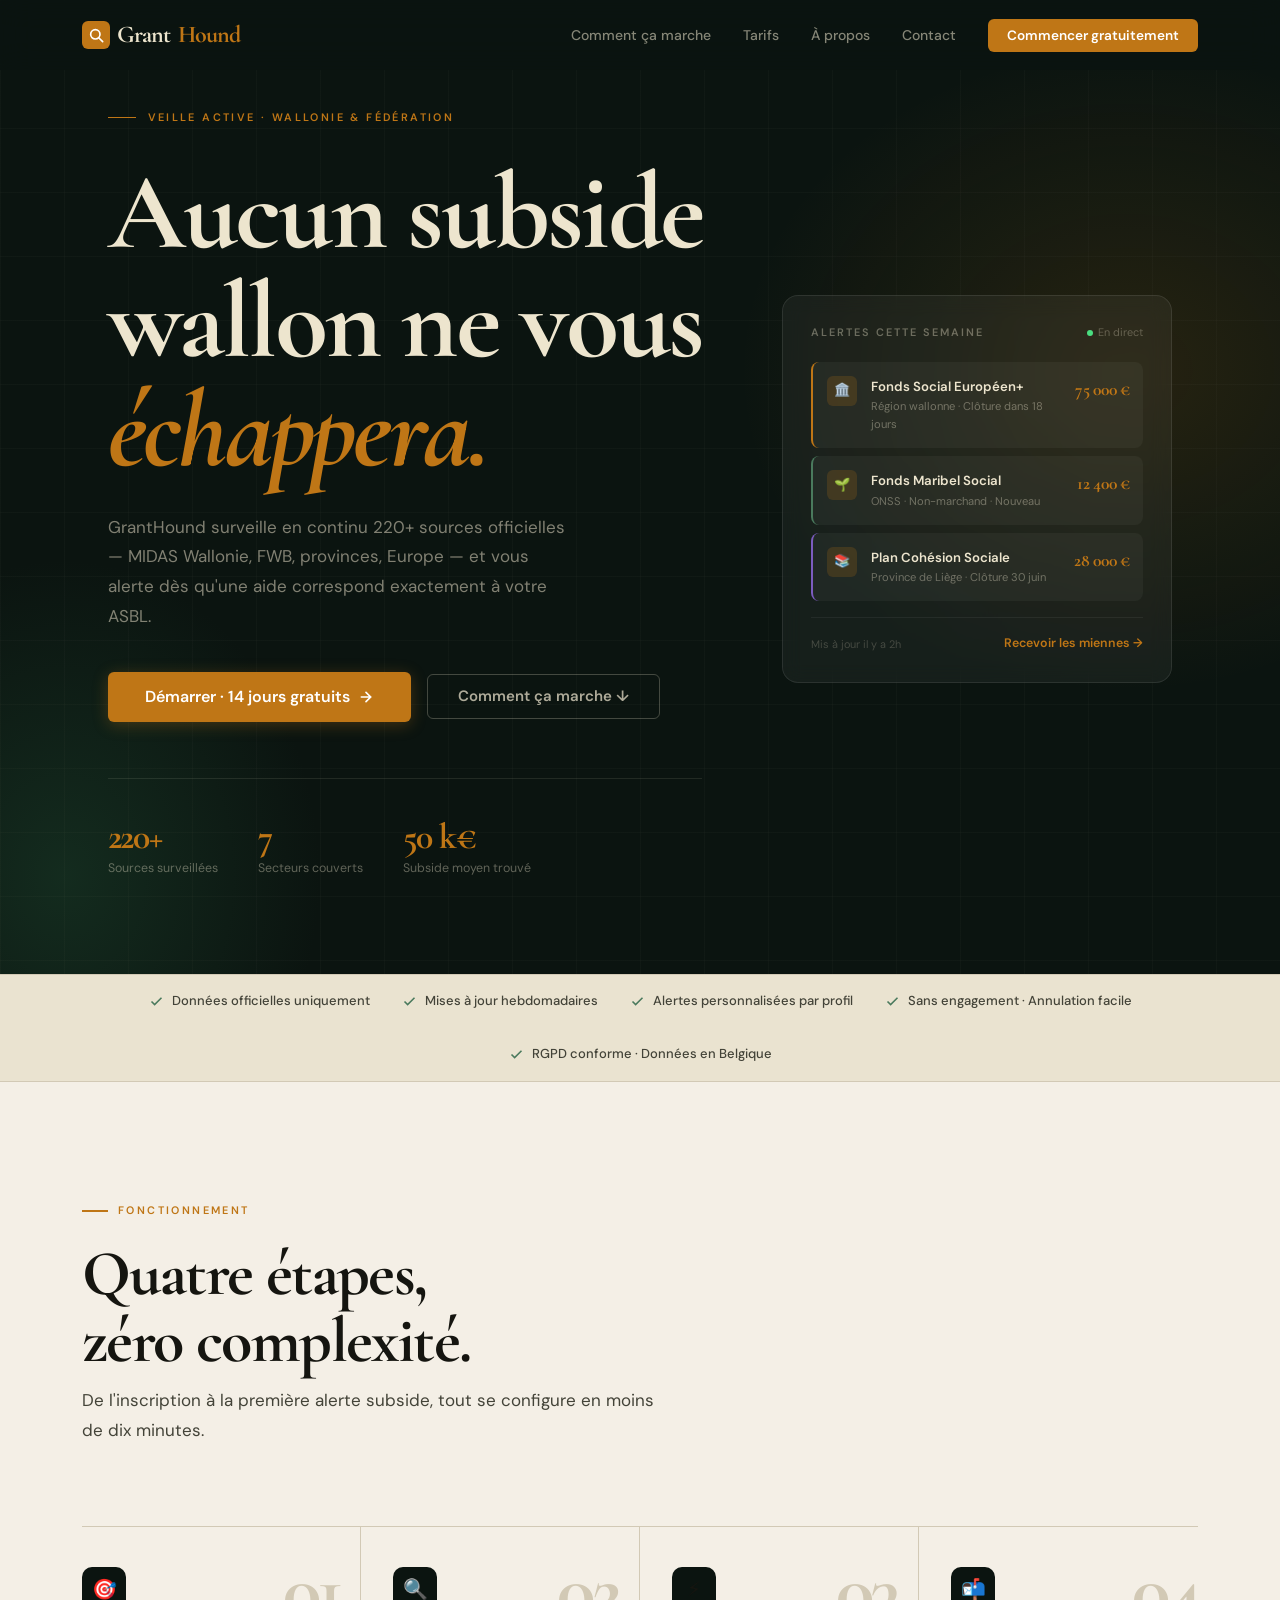
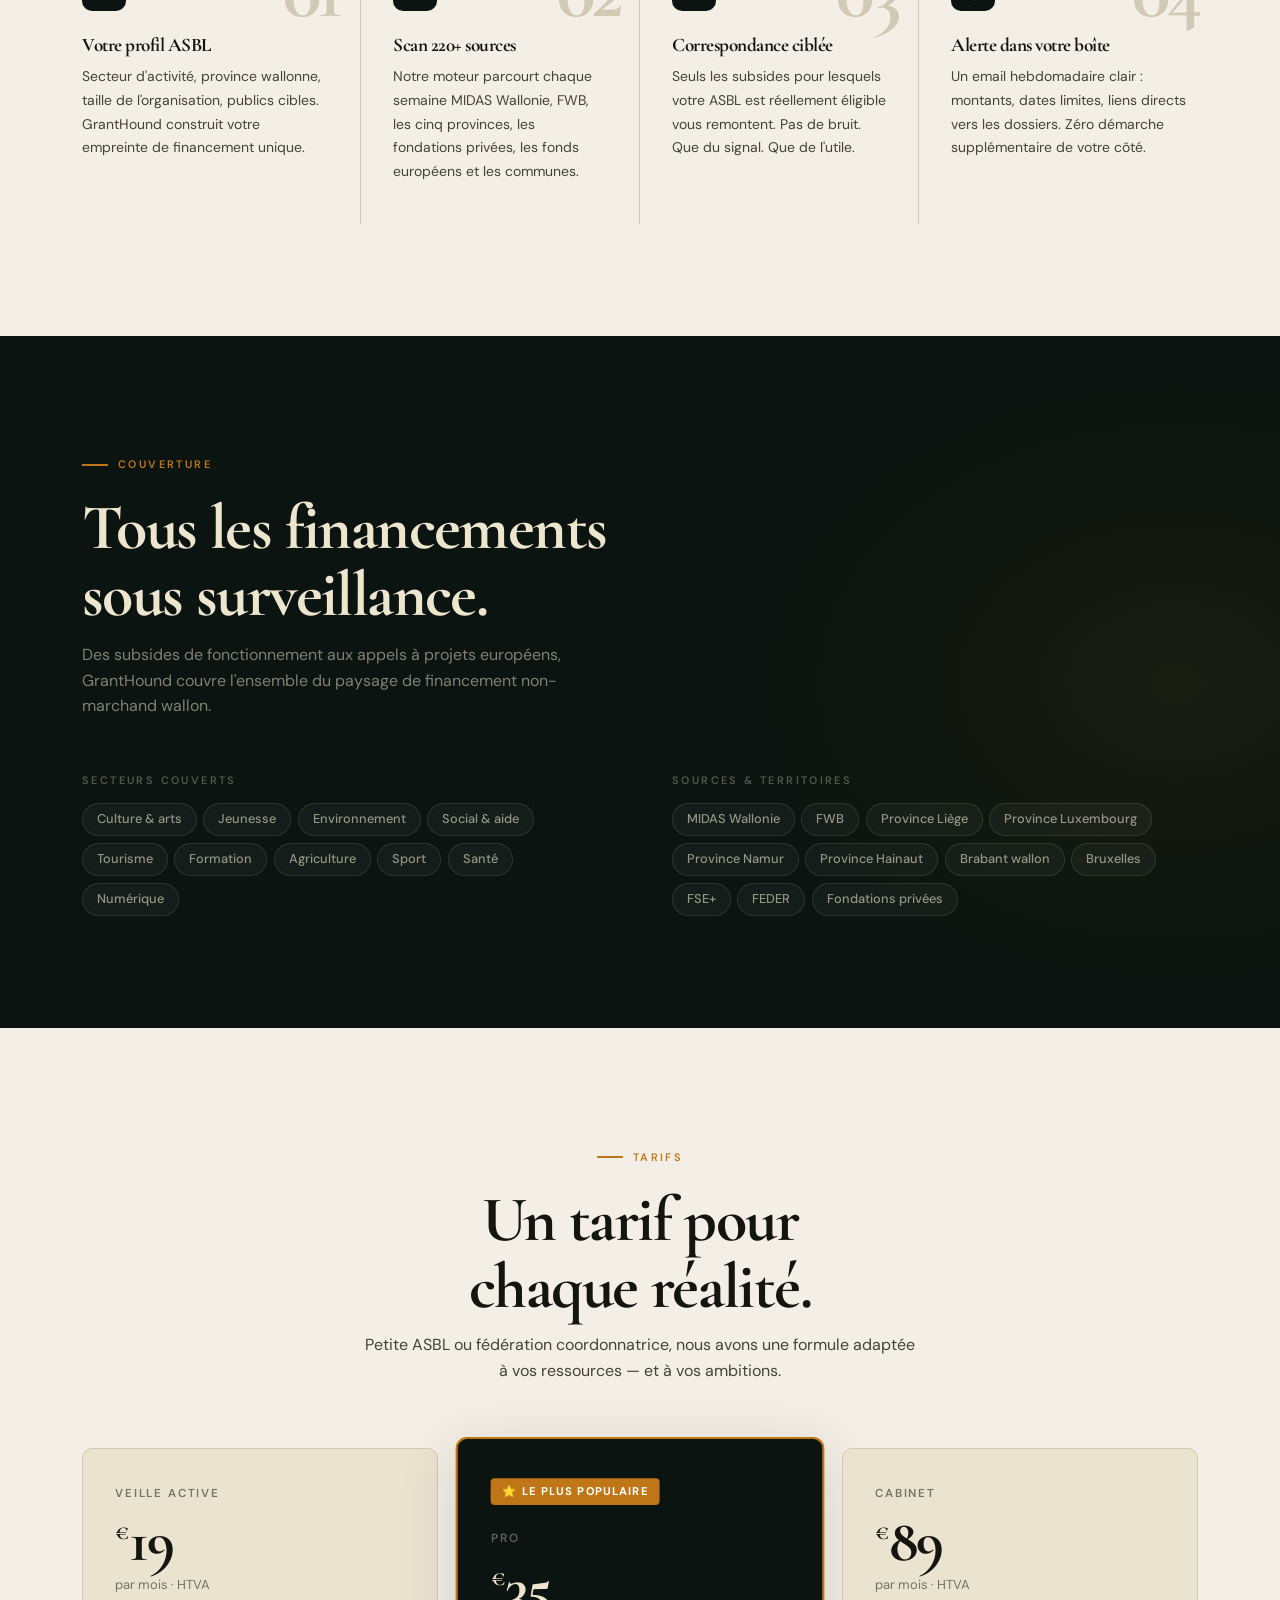
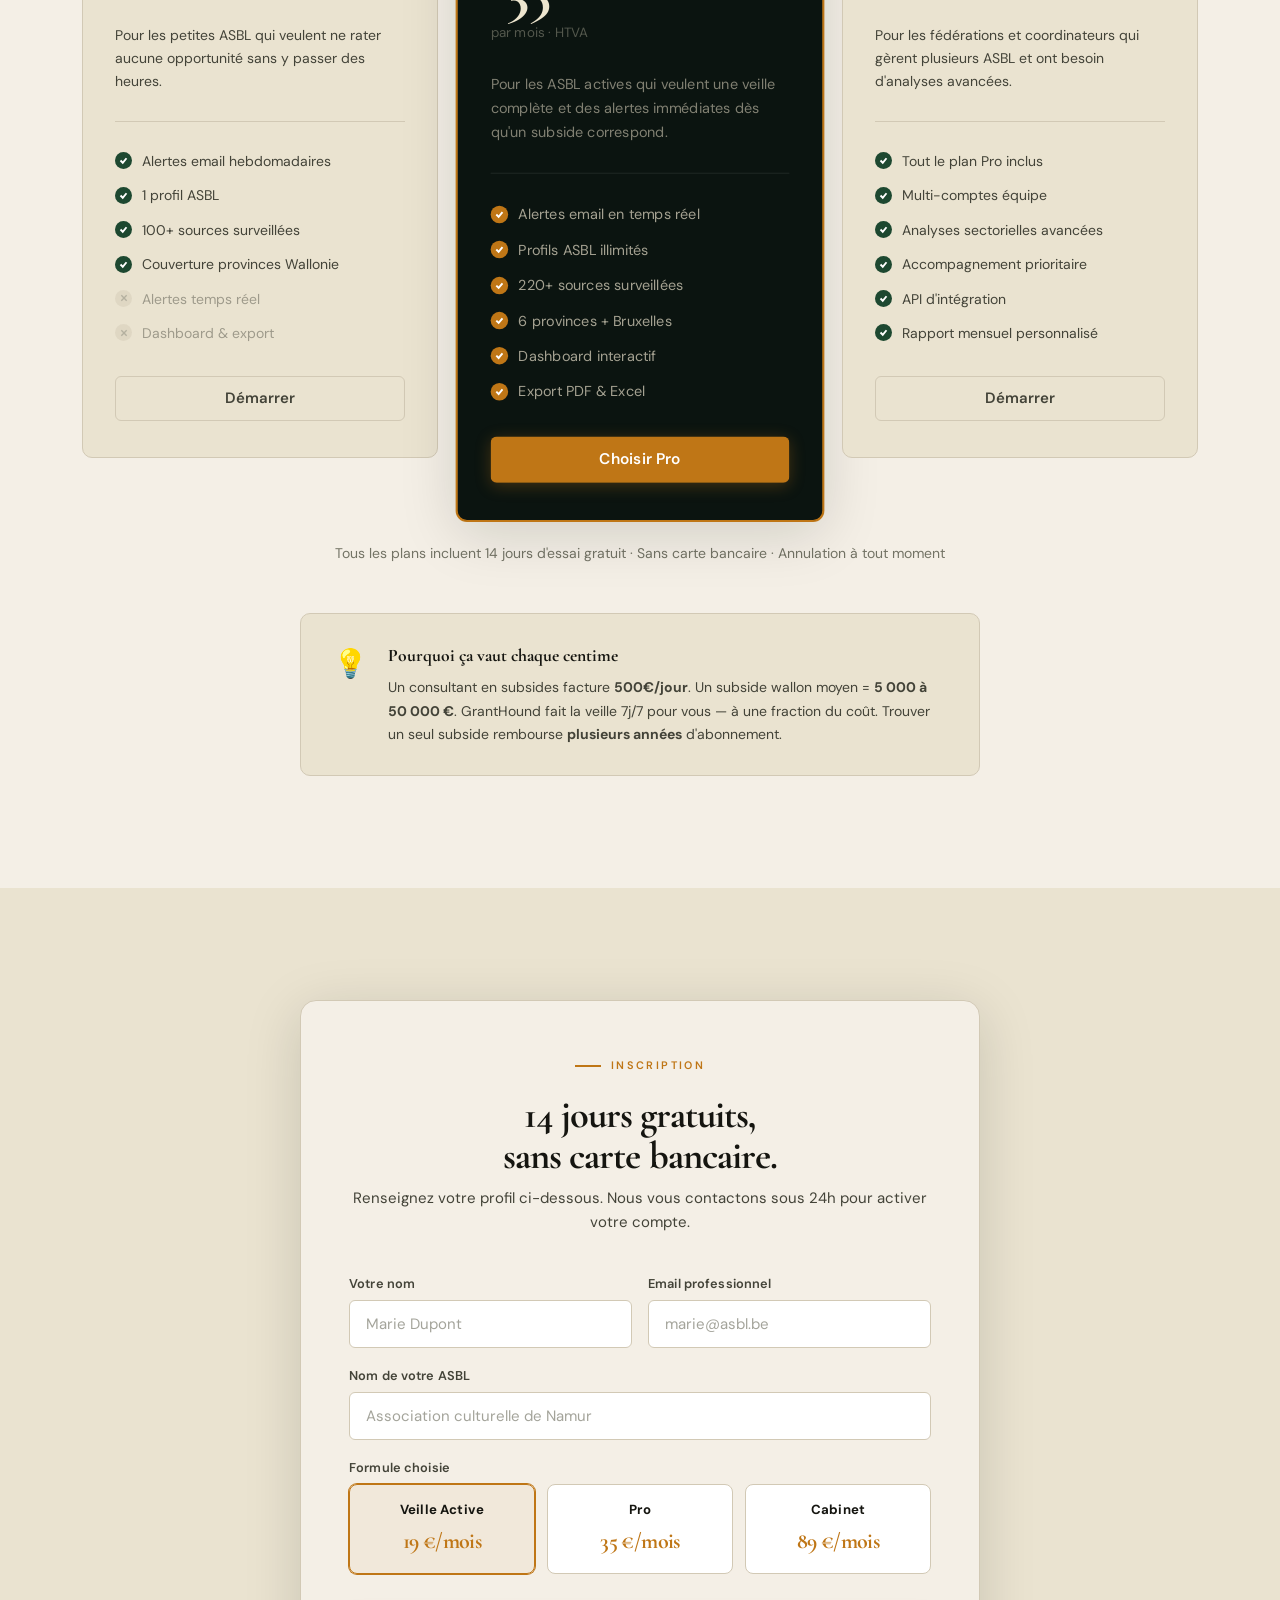
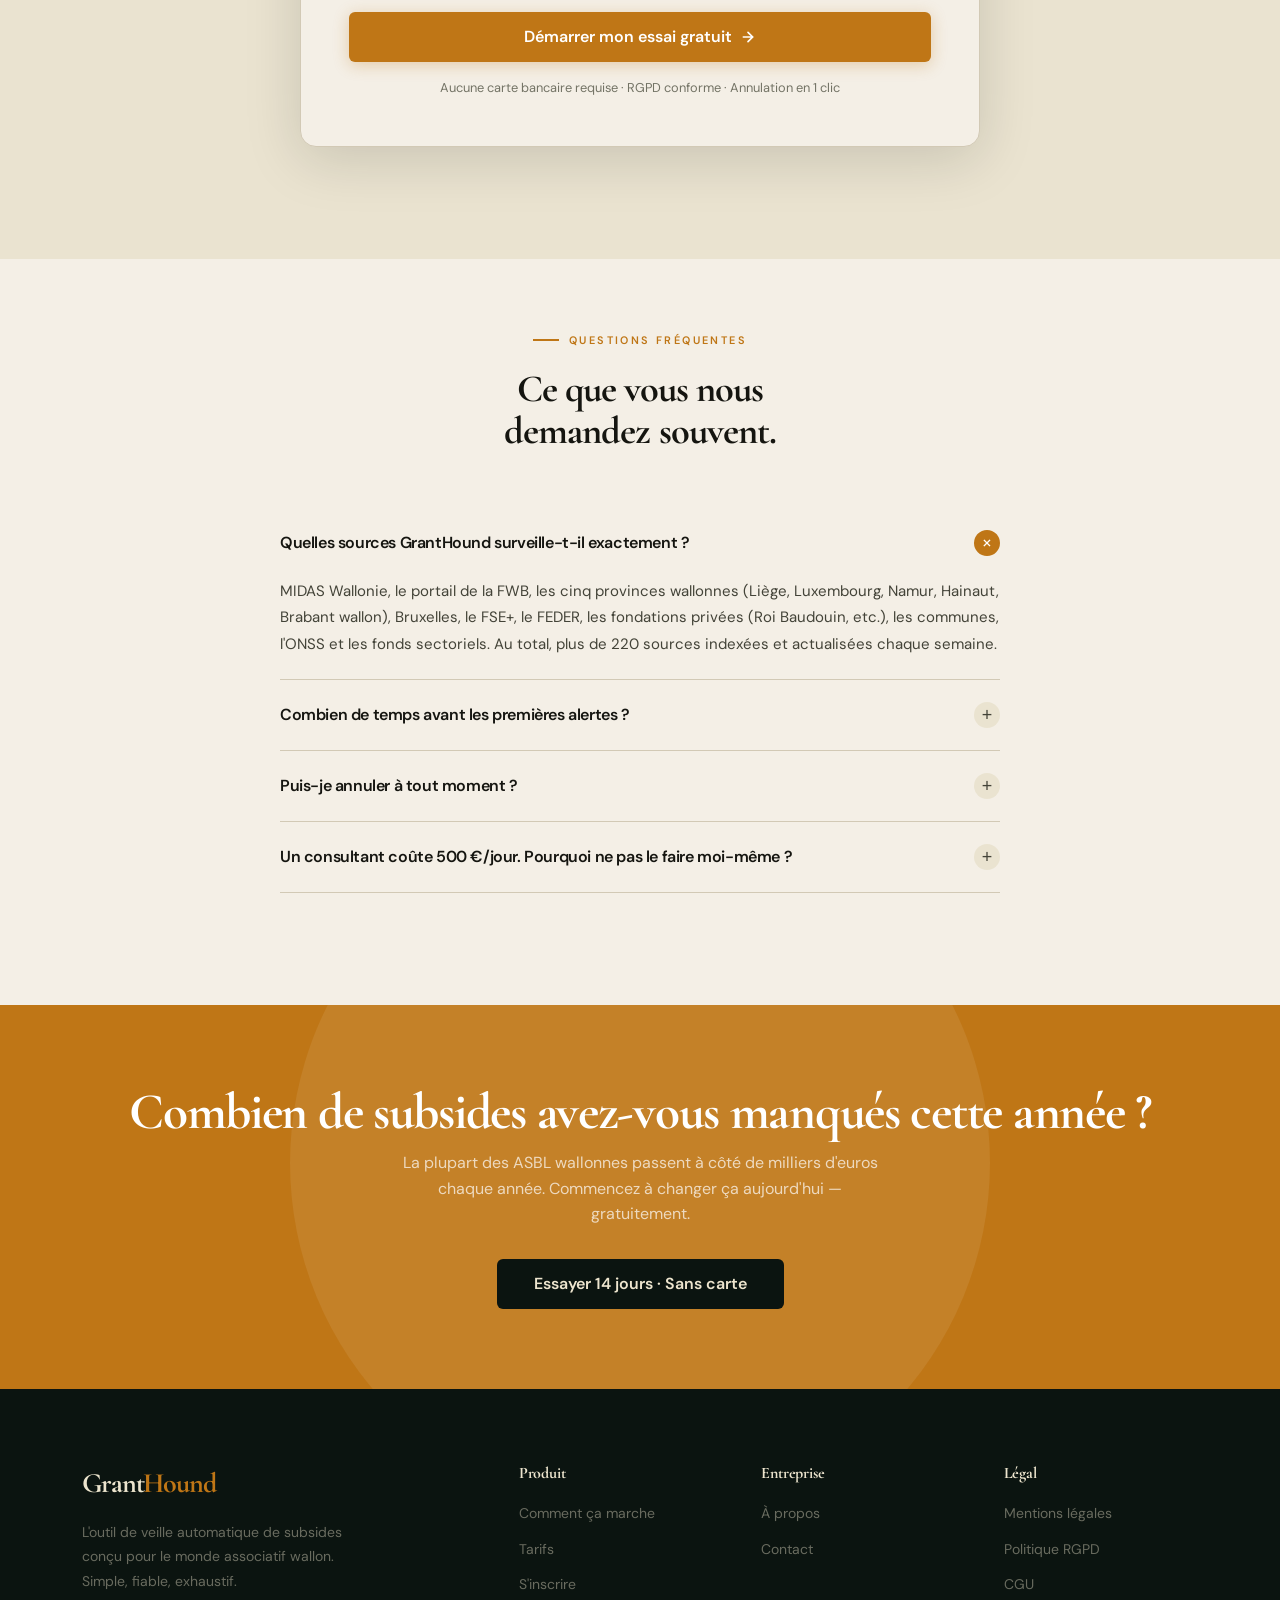
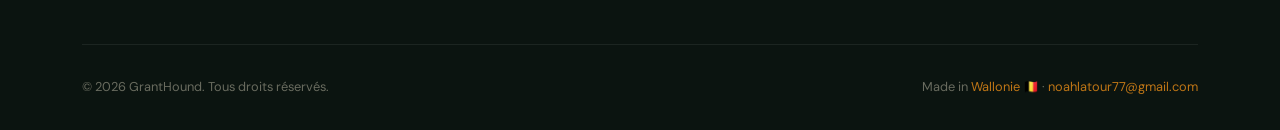
<file: templates/index.html>
<!DOCTYPE html>
<html lang="fr">
<head>
  <meta charset="UTF-8">
  <meta name="viewport" content="width=device-width, initial-scale=1.0">
  <title>GrantHound — Veille automatique de subsides pour les ASBL wallonnes</title>
  <meta name="description" content="GrantHound surveille 220+ sources officielles (MIDAS Wallonie, FWB, provinces, Europe) et vous alerte quand un subside correspond à votre ASBL. Alertes personnalisées, zéro démarche.">
  <link rel="stylesheet" href="/static/style.css">
</head>
<body>

<!-- NAV -->
<nav class="nav dark" id="nav">
  <div class="container">
    <div class="nav-inner">
      <a href="/" class="nav-logo">
        <div class="nav-logo-mark">
          <svg viewBox="0 0 24 24" fill="none" stroke="#fff" stroke-width="2.5" stroke-linecap="round"><circle cx="11" cy="11" r="7"/><path d="M16.5 16.5L22 22"/></svg>
        </div>
        Grant<em>Hound</em>
      </a>
      <ul class="nav-links" id="navLinks">
        <li><a href="/comment-ca-marche">Comment ça marche</a></li>
        <li><a href="/tarifs">Tarifs</a></li>
        <li><a href="/a-propos">À propos</a></li>
        <li><a href="/contact">Contact</a></li>
        <li><a href="#inscription" class="nav-cta">Commencer gratuitement</a></li>
      </ul>
      <button class="nav-toggle" id="navToggle" aria-label="Menu">
        <span></span><span></span><span></span>
      </button>
    </div>
  </div>
</nav>

<!-- HERO -->
<section class="hero" id="hero">
  <div class="container">
    <div class="hero-inner">
      <!-- Text -->
      <div>
        <div class="hero-eyebrow">
          <div class="hero-eyebrow-line"></div>
          <span>Veille active · Wallonie &amp; Fédération</span>
        </div>
        <h1 class="display">
          Aucun subside<br>
          wallon ne vous<br>
          <em>échappera.</em>
        </h1>
        <p class="hero-sub">
          GrantHound surveille en continu 220+ sources officielles — MIDAS Wallonie, FWB, provinces, Europe — et vous alerte dès qu'une aide correspond exactement à votre ASBL.
        </p>
        <div class="hero-actions">
          <a href="#inscription" class="btn btn-amber btn-lg">
            Démarrer · 14 jours gratuits
            <svg width="16" height="16" viewBox="0 0 24 24" fill="none" stroke="currentColor" stroke-width="2.5" stroke-linecap="round"><path d="M5 12h14M12 5l7 7-7 7"/></svg>
          </a>
          <a href="#comment-ca-marche" class="btn btn-outline-cream">Comment ça marche ↓</a>
        </div>
        <div class="hero-stats">
          <div>
            <span class="stat-val">220+</span>
            <div class="stat-lbl">Sources surveillées</div>
          </div>
          <div>
            <span class="stat-val">7</span>
            <div class="stat-lbl">Secteurs couverts</div>
          </div>
          <div>
            <span class="stat-val">50 k€</span>
            <div class="stat-lbl">Subside moyen trouvé</div>
          </div>
        </div>
      </div>

      <!-- Alert card mockup -->
      <div class="hero-card">
        <div class="hero-card-header">
          <span class="hero-card-title">Alertes cette semaine</span>
          <span class="live-dot">En direct</span>
        </div>
        <div class="alert-row">
          <div class="alert-icon">🏛️</div>
          <div>
            <div class="alert-name">Fonds Social Européen+</div>
            <div class="alert-meta">Région wallonne · Clôture dans 18 jours</div>
          </div>
          <div class="alert-amount">75 000 €</div>
        </div>
        <div class="alert-row">
          <div class="alert-icon">🌱</div>
          <div>
            <div class="alert-name">Fonds Maribel Social</div>
            <div class="alert-meta">ONSS · Non-marchand · Nouveau</div>
          </div>
          <div class="alert-amount">12 400 €</div>
        </div>
        <div class="alert-row">
          <div class="alert-icon">📚</div>
          <div>
            <div class="alert-name">Plan Cohésion Sociale</div>
            <div class="alert-meta">Province de Liège · Clôture 30 juin</div>
          </div>
          <div class="alert-amount">28 000 €</div>
        </div>
        <div class="card-footer">
          <span class="card-footer-note">Mis à jour il y a 2h</span>
          <a href="#inscription">Recevoir les miennes →</a>
        </div>
      </div>
    </div>
  </div>
</section>

<!-- TRUST BAR -->
<div class="trust-bar">
  <div class="container">
    <div class="trust-inner">
      <div class="trust-item">
        <svg width="15" height="15" viewBox="0 0 24 24" fill="none" stroke="currentColor" stroke-width="2.5"><polyline points="20 6 9 17 4 12"/></svg>
        Données officielles uniquement
      </div>
      <div class="trust-item">
        <svg width="15" height="15" viewBox="0 0 24 24" fill="none" stroke="currentColor" stroke-width="2.5"><polyline points="20 6 9 17 4 12"/></svg>
        Mises à jour hebdomadaires
      </div>
      <div class="trust-item">
        <svg width="15" height="15" viewBox="0 0 24 24" fill="none" stroke="currentColor" stroke-width="2.5"><polyline points="20 6 9 17 4 12"/></svg>
        Alertes personnalisées par profil
      </div>
      <div class="trust-item">
        <svg width="15" height="15" viewBox="0 0 24 24" fill="none" stroke="currentColor" stroke-width="2.5"><polyline points="20 6 9 17 4 12"/></svg>
        Sans engagement · Annulation facile
      </div>
      <div class="trust-item">
        <svg width="15" height="15" viewBox="0 0 24 24" fill="none" stroke="currentColor" stroke-width="2.5"><polyline points="20 6 9 17 4 12"/></svg>
        RGPD conforme · Données en Belgique
      </div>
    </div>
  </div>
</div>

<!-- COMMENT ÇA MARCHE -->
<section class="section" id="comment-ca-marche">
  <div class="container">
    <div class="steps-intro">
      <div class="section-eyebrow"><span>Fonctionnement</span></div>
      <h2 class="display-md">Quatre étapes,<br>zéro complexité.</h2>
      <p>De l'inscription à la première alerte subside, tout se configure en moins de dix minutes.</p>
    </div>

    <div class="steps-grid">
      <div class="step">
        <div class="step-num">01</div>
        <div class="step-badge">🎯</div>
        <h3>Votre profil ASBL</h3>
        <p>Secteur d'activité, province wallonne, taille de l'organisation, publics cibles. GrantHound construit votre empreinte de financement unique.</p>
      </div>
      <div class="step">
        <div class="step-num">02</div>
        <div class="step-badge">🔍</div>
        <h3>Scan 220+ sources</h3>
        <p>Notre moteur parcourt chaque semaine MIDAS Wallonie, FWB, les cinq provinces, les fondations privées, les fonds européens et les communes.</p>
      </div>
      <div class="step">
        <div class="step-num">03</div>
        <div class="step-badge">⚡</div>
        <h3>Correspondance ciblée</h3>
        <p>Seuls les subsides pour lesquels votre ASBL est réellement éligible vous remontent. Pas de bruit. Que du signal. Que de l'utile.</p>
      </div>
      <div class="step">
        <div class="step-num">04</div>
        <div class="step-badge">📬</div>
        <h3>Alerte dans votre boîte</h3>
        <p>Un email hebdomadaire clair : montants, dates limites, liens directs vers les dossiers. Zéro démarche supplémentaire de votre côté.</p>
      </div>
    </div>
  </div>
</section>

<!-- COVERAGE (dark) -->
<section class="section coverage-section">
  <div class="container" style="position:relative;z-index:1">
    <div class="section-eyebrow"><span>Couverture</span></div>
    <h2 class="display-md" style="max-width:600px;margin-bottom:.875rem">Tous les financements<br>sous surveillance.</h2>
    <p style="max-width:520px;margin-bottom:0">Des subsides de fonctionnement aux appels à projets européens, GrantHound couvre l'ensemble du paysage de financement non-marchand wallon.</p>

    <div class="coverage-grid">
      <div class="coverage-group">
        <h4>Secteurs couverts</h4>
        <div class="tag-wrap">
          <span class="tag">Culture &amp; arts</span>
          <span class="tag">Jeunesse</span>
          <span class="tag">Environnement</span>
          <span class="tag">Social &amp; aide</span>
          <span class="tag">Tourisme</span>
          <span class="tag">Formation</span>
          <span class="tag">Agriculture</span>
          <span class="tag">Sport</span>
          <span class="tag">Santé</span>
          <span class="tag">Numérique</span>
        </div>
      </div>
      <div class="coverage-group">
        <h4>Sources &amp; territoires</h4>
        <div class="tag-wrap">
          <span class="tag">MIDAS Wallonie</span>
          <span class="tag">FWB</span>
          <span class="tag">Province Liège</span>
          <span class="tag">Province Luxembourg</span>
          <span class="tag">Province Namur</span>
          <span class="tag">Province Hainaut</span>
          <span class="tag">Brabant wallon</span>
          <span class="tag">Bruxelles</span>
          <span class="tag">FSE+</span>
          <span class="tag">FEDER</span>
          <span class="tag">Fondations privées</span>
        </div>
      </div>
    </div>
  </div>
</section>

<!-- TARIFS -->
<section class="section" id="tarifs">
  <div class="container">
    <div class="pricing-intro">
      <div class="section-eyebrow" style="justify-content:center"><span>Tarifs</span></div>
      <h2 class="display-md">Un tarif pour<br>chaque réalité.</h2>
      <p>Petite ASBL ou fédération coordonnatrice, nous avons une formule adaptée à vos ressources — et à vos ambitions.</p>
    </div>

    <div class="plan-grid">

      <!-- Veille -->
      <div class="plan-card">
        <div class="plan-name">Veille Active</div>
        <div class="plan-price"><sup>€</sup>19</div>
        <div class="plan-period">par mois · HTVA</div>
        <p class="plan-desc">Pour les petites ASBL qui veulent ne rater aucune opportunité sans y passer des heures.</p>
        <ul class="plan-features">
          <li>
            <span class="feat-ok"><svg viewBox="0 0 12 12"><polyline points="2 6 5 9 10 3"/></svg></span>
            Alertes email hebdomadaires
          </li>
          <li>
            <span class="feat-ok"><svg viewBox="0 0 12 12"><polyline points="2 6 5 9 10 3"/></svg></span>
            1 profil ASBL
          </li>
          <li>
            <span class="feat-ok"><svg viewBox="0 0 12 12"><polyline points="2 6 5 9 10 3"/></svg></span>
            100+ sources surveillées
          </li>
          <li>
            <span class="feat-ok"><svg viewBox="0 0 12 12"><polyline points="2 6 5 9 10 3"/></svg></span>
            Couverture provinces Wallonie
          </li>
          <li class="feat-miss">
            <span class="feat-no"><svg viewBox="0 0 12 12"><line x1="2" y1="2" x2="10" y2="10"/><line x1="10" y1="2" x2="2" y2="10"/></svg></span>
            Alertes temps réel
          </li>
          <li class="feat-miss">
            <span class="feat-no"><svg viewBox="0 0 12 12"><line x1="2" y1="2" x2="10" y2="10"/><line x1="10" y1="2" x2="2" y2="10"/></svg></span>
            Dashboard &amp; export
          </li>
        </ul>
        <a href="/inscription?plan=veille" class="btn btn-outline btn-full">Démarrer</a>
      </div>

      <!-- Pro (featured) -->
      <div class="plan-card featured">
        <div class="plan-badge">⭐ Le plus populaire</div>
        <div class="plan-name">Pro</div>
        <div class="plan-price"><sup>€</sup>35</div>
        <div class="plan-period">par mois · HTVA</div>
        <p class="plan-desc">Pour les ASBL actives qui veulent une veille complète et des alertes immédiates dès qu'un subside correspond.</p>
        <ul class="plan-features">
          <li>
            <span class="feat-ok"><svg viewBox="0 0 12 12"><polyline points="2 6 5 9 10 3"/></svg></span>
            Alertes email en temps réel
          </li>
          <li>
            <span class="feat-ok"><svg viewBox="0 0 12 12"><polyline points="2 6 5 9 10 3"/></svg></span>
            Profils ASBL illimités
          </li>
          <li>
            <span class="feat-ok"><svg viewBox="0 0 12 12"><polyline points="2 6 5 9 10 3"/></svg></span>
            220+ sources surveillées
          </li>
          <li>
            <span class="feat-ok"><svg viewBox="0 0 12 12"><polyline points="2 6 5 9 10 3"/></svg></span>
            6 provinces + Bruxelles
          </li>
          <li>
            <span class="feat-ok"><svg viewBox="0 0 12 12"><polyline points="2 6 5 9 10 3"/></svg></span>
            Dashboard interactif
          </li>
          <li>
            <span class="feat-ok"><svg viewBox="0 0 12 12"><polyline points="2 6 5 9 10 3"/></svg></span>
            Export PDF &amp; Excel
          </li>
        </ul>
        <a href="/inscription?plan=pro" class="btn btn-amber btn-full">Choisir Pro</a>
      </div>

      <!-- Cabinet -->
      <div class="plan-card">
        <div class="plan-name">Cabinet</div>
        <div class="plan-price"><sup>€</sup>89</div>
        <div class="plan-period">par mois · HTVA</div>
        <p class="plan-desc">Pour les fédérations et coordinateurs qui gèrent plusieurs ASBL et ont besoin d'analyses avancées.</p>
        <ul class="plan-features">
          <li>
            <span class="feat-ok"><svg viewBox="0 0 12 12"><polyline points="2 6 5 9 10 3"/></svg></span>
            Tout le plan Pro inclus
          </li>
          <li>
            <span class="feat-ok"><svg viewBox="0 0 12 12"><polyline points="2 6 5 9 10 3"/></svg></span>
            Multi-comptes équipe
          </li>
          <li>
            <span class="feat-ok"><svg viewBox="0 0 12 12"><polyline points="2 6 5 9 10 3"/></svg></span>
            Analyses sectorielles avancées
          </li>
          <li>
            <span class="feat-ok"><svg viewBox="0 0 12 12"><polyline points="2 6 5 9 10 3"/></svg></span>
            Accompagnement prioritaire
          </li>
          <li>
            <span class="feat-ok"><svg viewBox="0 0 12 12"><polyline points="2 6 5 9 10 3"/></svg></span>
            API d'intégration
          </li>
          <li>
            <span class="feat-ok"><svg viewBox="0 0 12 12"><polyline points="2 6 5 9 10 3"/></svg></span>
            Rapport mensuel personnalisé
          </li>
        </ul>
        <a href="/inscription?plan=cabinet" class="btn btn-outline btn-full">Démarrer</a>
      </div>
    </div>

    <p class="pricing-note">Tous les plans incluent 14 jours d'essai gratuit · Sans carte bancaire · Annulation à tout moment</p>

    <!-- ROI note -->
    <div style="max-width:680px;margin:3rem auto 0;background:var(--mist);border:1px solid var(--line);border-radius:var(--r);padding:1.75rem 2rem;display:flex;gap:1.25rem;align-items:flex-start">
      <div style="font-size:1.75rem;flex-shrink:0">💡</div>
      <div>
        <strong style="font-family:'Cormorant Garamond',serif;font-size:1.1rem;display:block;margin-bottom:.375rem">Pourquoi ça vaut chaque centime</strong>
        <p style="font-size:.875rem;color:var(--ink-2);line-height:1.7">Un consultant en subsides facture <strong>500€/jour</strong>. Un subside wallon moyen = <strong>5 000 à 50 000 €</strong>. GrantHound fait la veille 7j/7 pour vous — à une fraction du coût. Trouver un seul subside rembourse <strong>plusieurs années</strong> d'abonnement.</p>
      </div>
    </div>
  </div>
</section>

<!-- INSCRIPTION FORM -->
<section class="section form-section" id="inscription">
  <div class="container">
    <div class="form-wrapper">
      <div class="form-header">
        <div class="section-eyebrow" style="justify-content:center"><span>Inscription</span></div>
        <h2 class="display-sm">14 jours gratuits,<br>sans carte bancaire.</h2>
        <p>Renseignez votre profil ci-dessous. Nous vous contactons sous 24h pour activer votre compte.</p>
      </div>

      <form action="/api/signup" method="POST">
        <div class="form-row">
          <div class="form-group">
            <label for="name">Votre nom</label>
            <input type="text" id="name" name="name" placeholder="Marie Dupont" required>
          </div>
          <div class="form-group">
            <label for="email">Email professionnel</label>
            <input type="email" id="email" name="email" placeholder="marie@asbl.be" required>
          </div>
        </div>
        <div class="form-group">
          <label for="asbl">Nom de votre ASBL</label>
          <input type="text" id="asbl" name="asbl" placeholder="Association culturelle de Namur" required>
        </div>
        <div class="form-group">
          <label>Formule choisie</label>
          <div class="plan-choice-grid">
            <div class="plan-radio">
              <input type="radio" name="plan" id="plan-veille" value="veille" checked>
              <label for="plan-veille">
                <span class="pr-name">Veille Active</span>
                <span class="pr-price">19 €/mois</span>
              </label>
            </div>
            <div class="plan-radio">
              <input type="radio" name="plan" id="plan-pro" value="pro">
              <label for="plan-pro">
                <span class="pr-name">Pro</span>
                <span class="pr-price">35 €/mois</span>
              </label>
            </div>
            <div class="plan-radio">
              <input type="radio" name="plan" id="plan-cabinet" value="cabinet">
              <label for="plan-cabinet">
                <span class="pr-name">Cabinet</span>
                <span class="pr-price">89 €/mois</span>
              </label>
            </div>
          </div>
        </div>
        <button type="submit" class="btn btn-amber btn-full btn-lg">
          Démarrer mon essai gratuit
          <svg width="16" height="16" viewBox="0 0 24 24" fill="none" stroke="currentColor" stroke-width="2.5" stroke-linecap="round"><path d="M5 12h14M12 5l7 7-7 7"/></svg>
        </button>
        <p style="text-align:center;font-size:.8rem;color:var(--ink-3);margin-top:1rem">Aucune carte bancaire requise · RGPD conforme · Annulation en 1 clic</p>
      </form>
    </div>
  </div>
</section>

<!-- FAQ -->
<section class="section" style="background:var(--paper);padding-top:4rem">
  <div class="container">
    <div style="text-align:center;margin-bottom:0">
      <div class="section-eyebrow" style="justify-content:center"><span>Questions fréquentes</span></div>
      <h2 class="display-sm">Ce que vous nous<br>demandez souvent.</h2>
    </div>
    <div class="faq-list">
      <div class="faq-item open">
        <div class="faq-q">
          <h4>Quelles sources GrantHound surveille-t-il exactement ?</h4>
          <button class="faq-toggle">+</button>
        </div>
        <div class="faq-a">MIDAS Wallonie, le portail de la FWB, les cinq provinces wallonnes (Liège, Luxembourg, Namur, Hainaut, Brabant wallon), Bruxelles, le FSE+, le FEDER, les fondations privées (Roi Baudouin, etc.), les communes, l'ONSS et les fonds sectoriels. Au total, plus de 220 sources indexées et actualisées chaque semaine.</div>
      </div>
      <div class="faq-item">
        <div class="faq-q">
          <h4>Combien de temps avant les premières alertes ?</h4>
          <button class="faq-toggle">+</button>
        </div>
        <div class="faq-a">Une fois votre profil activé (sous 24h après inscription), vous recevez votre première synthèse dès le lundi suivant. En plan Pro et Cabinet, les alertes en temps réel démarrent immédiatement après activation.</div>
      </div>
      <div class="faq-item">
        <div class="faq-q">
          <h4>Puis-je annuler à tout moment ?</h4>
          <button class="faq-toggle">+</button>
        </div>
        <div class="faq-a">Oui, sans frais ni préavis. Un simple email à noahlatour77@gmail.com suffit. Vous conservez l'accès jusqu'à la fin de la période payée.</div>
      </div>
      <div class="faq-item">
        <div class="faq-q">
          <h4>Un consultant coûte 500 €/jour. Pourquoi ne pas le faire moi-même ?</h4>
          <button class="faq-toggle">+</button>
        </div>
        <div class="faq-a">La veille manuelle sur 220+ sources représente facilement 4 à 6 heures par semaine. Multipliez par 52 semaines : c'est plus de 200 heures de travail que vous redonnez à vos projets. GrantHound fait ça pour vous, 7j/7, pour moins de 40 centimes par jour.</div>
      </div>
    </div>
  </div>
</section>

<!-- CTA BAND -->
<div class="cta-band">
  <div class="container" style="position:relative;z-index:1">
    <h2>Combien de subsides avez-vous manqués cette année ?</h2>
    <p>La plupart des ASBL wallonnes passent à côté de milliers d'euros chaque année. Commencez à changer ça aujourd'hui — gratuitement.</p>
    <a href="#inscription" class="btn btn-void btn-lg">Essayer 14 jours · Sans carte</a>
  </div>
</div>

<!-- FOOTER -->
<footer class="footer">
  <div class="container">
    <div class="footer-grid">
      <div class="footer-brand">
        <span class="footer-logo">Grant<em>Hound</em></span>
        <p>L'outil de veille automatique de subsides conçu pour le monde associatif wallon. Simple, fiable, exhaustif.</p>
      </div>
      <div class="footer-col">
        <h5>Produit</h5>
        <ul>
          <li><a href="/comment-ca-marche">Comment ça marche</a></li>
          <li><a href="/tarifs">Tarifs</a></li>
          <li><a href="/inscription">S'inscrire</a></li>
        </ul>
      </div>
      <div class="footer-col">
        <h5>Entreprise</h5>
        <ul>
          <li><a href="/a-propos">À propos</a></li>
          <li><a href="/contact">Contact</a></li>
        </ul>
      </div>
      <div class="footer-col">
        <h5>Légal</h5>
        <ul>
          <li><a href="#">Mentions légales</a></li>
          <li><a href="#">Politique RGPD</a></li>
          <li><a href="#">CGU</a></li>
        </ul>
      </div>
    </div>
    <div class="footer-bottom">
      <span>© 2026 GrantHound. Tous droits réservés.</span>
      <span>Made in <a href="/a-propos">Wallonie 🇧🇪</a> · <a href="mailto:noahlatour77@gmail.com">noahlatour77@gmail.com</a></span>
    </div>
  </div>
</footer>

<script>
  // Nav dark/light based on hero scroll position
  const nav = document.getElementById('nav');
  const hero = document.getElementById('hero');

  function updateNav() {
    const scrolled = window.scrollY > 20;
    const pastHero = window.scrollY > (hero.offsetHeight - 80);
    nav.classList.toggle('scrolled', scrolled);
    if (pastHero) {
      nav.classList.remove('dark');
      nav.classList.add('light');
    } else {
      nav.classList.remove('light');
      nav.classList.add('dark');
    }
  }
  window.addEventListener('scroll', updateNav, { passive: true });

  // Mobile nav toggle
  document.getElementById('navToggle').addEventListener('click', () => {
    document.getElementById('navLinks').classList.toggle('open');
  });

  // FAQ accordion
  document.querySelectorAll('.faq-q').forEach(q => {
    q.addEventListener('click', () => {
      const item = q.closest('.faq-item');
      const wasOpen = item.classList.contains('open');
      document.querySelectorAll('.faq-item').forEach(i => i.classList.remove('open'));
      if (!wasOpen) item.classList.add('open');
    });
  });

  // Pre-select plan from URL query
  const urlPlan = new URLSearchParams(window.location.search).get('plan');
  if (urlPlan) {
    const radio = document.getElementById('plan-' + urlPlan);
    if (radio) radio.checked = true;
  }
</script>
</body>
</html>
</file>
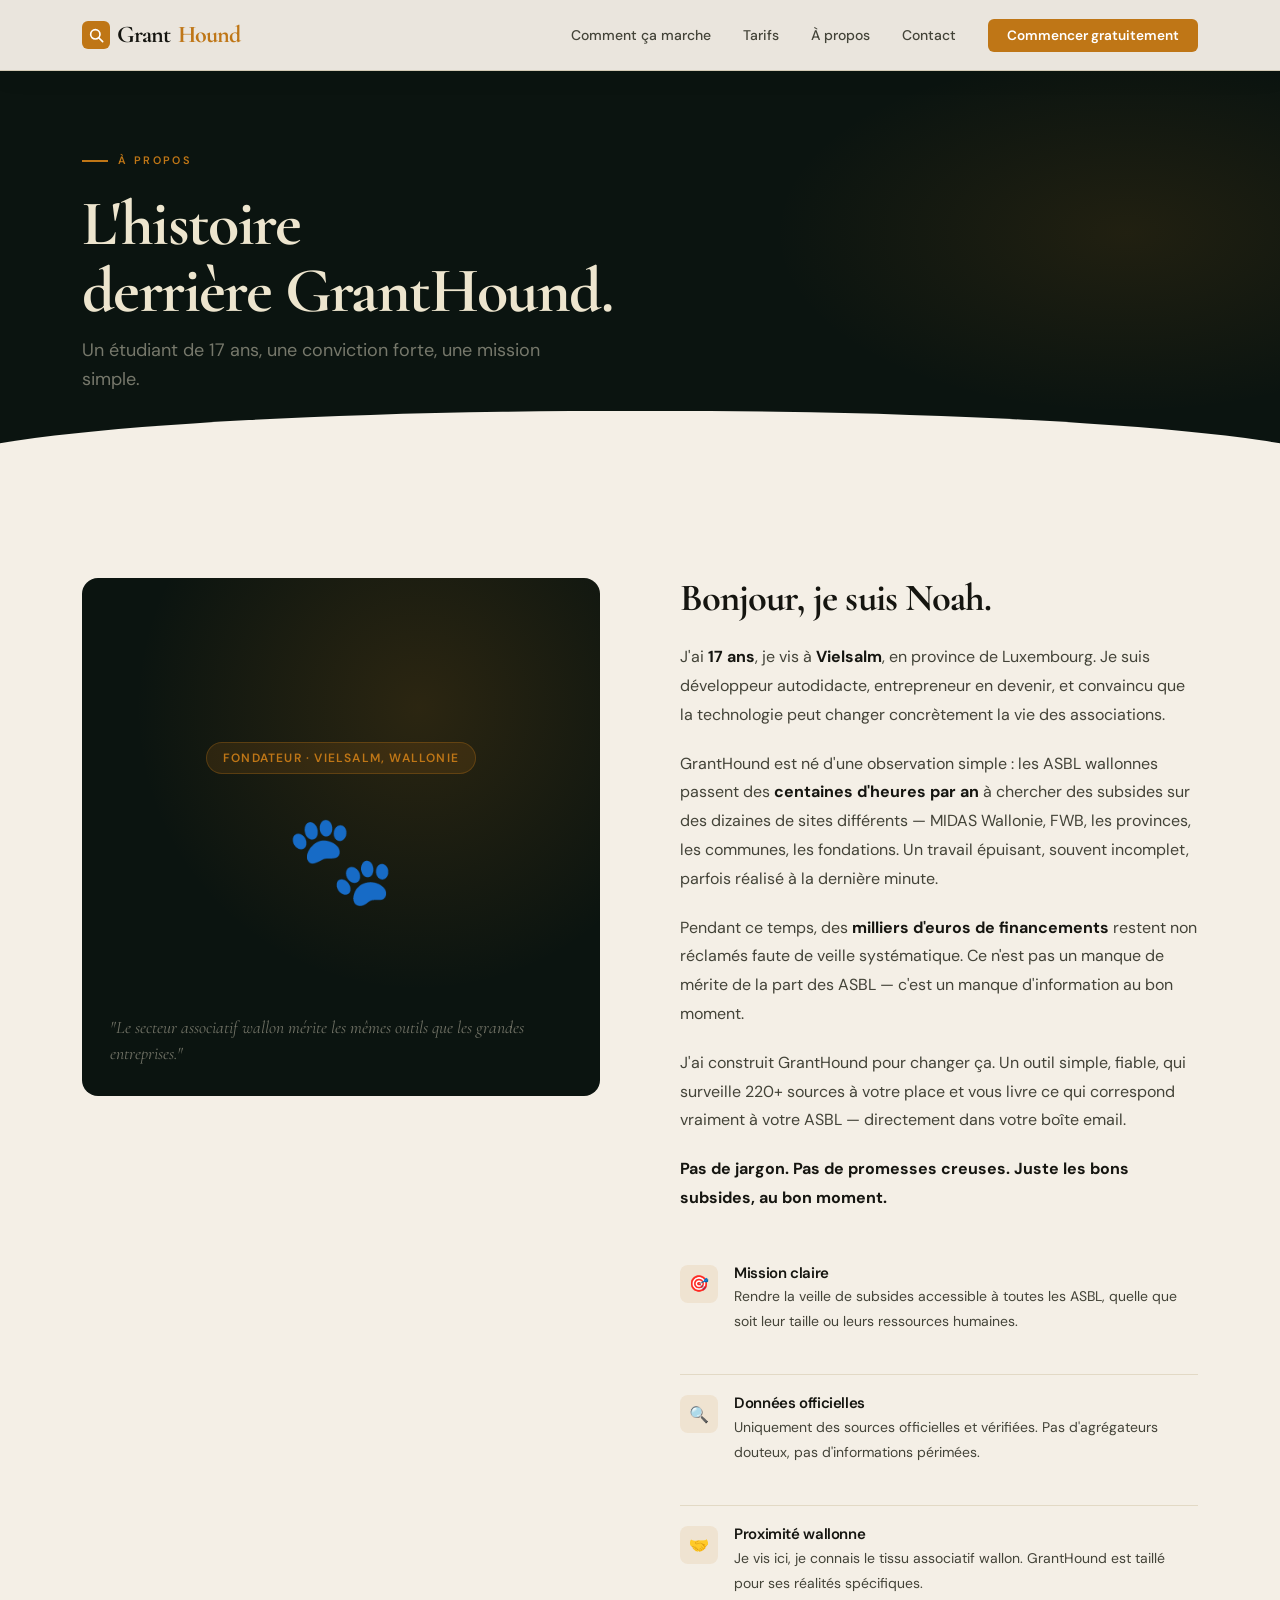
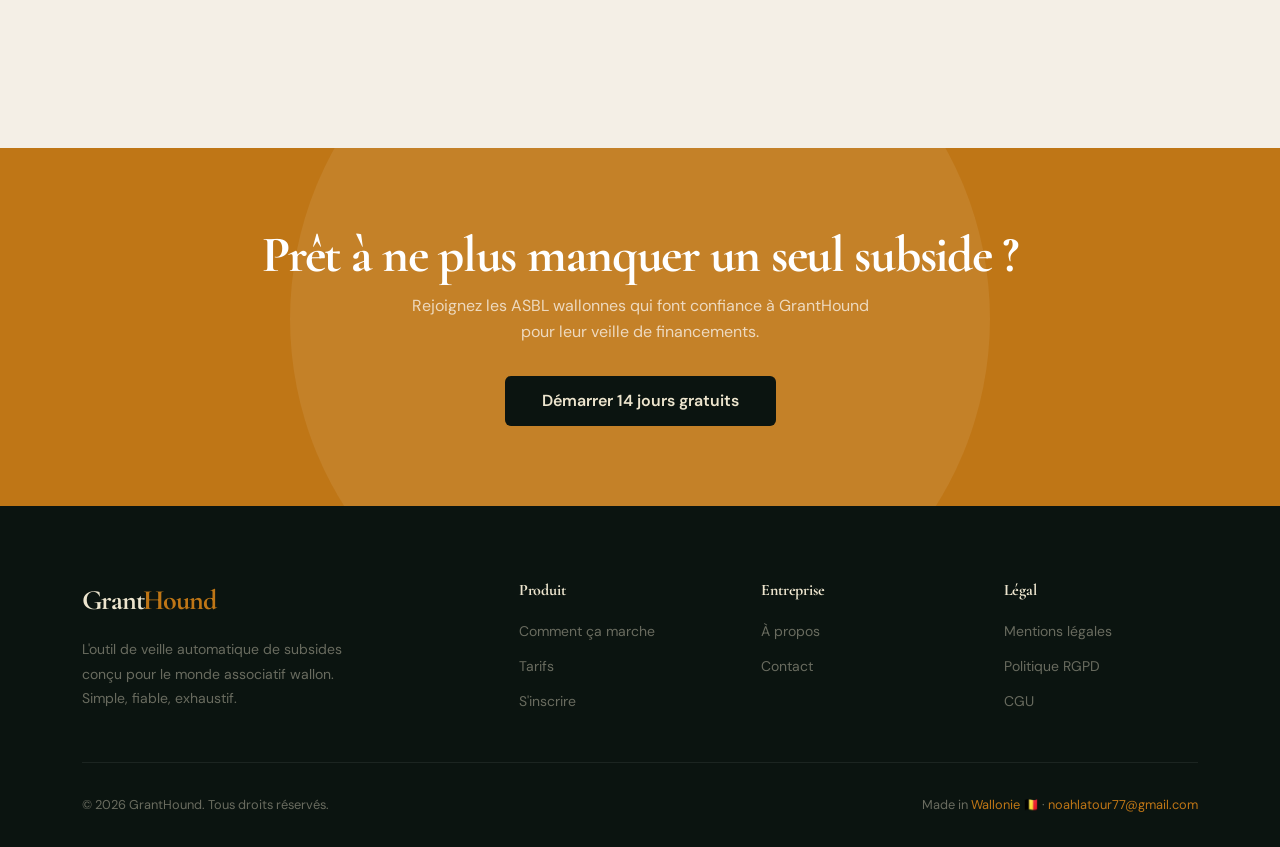
<file: templates/about.html>
<!DOCTYPE html>
<html lang="fr">
<head>
  <meta charset="UTF-8">
  <meta name="viewport" content="width=device-width, initial-scale=1.0">
  <title>À propos — GrantHound</title>
  <meta name="description" content="Noah Latour, 17 ans, Vielsalm. L'histoire derrière GrantHound et la mission d'aider les ASBL wallonnes à trouver leurs financements.">
  <link rel="stylesheet" href="/static/style.css">
</head>
<body>

<!-- NAV -->
<nav class="nav light scrolled" id="nav">
  <div class="container">
    <div class="nav-inner">
      <a href="/" class="nav-logo">
        <div class="nav-logo-mark">
          <svg viewBox="0 0 24 24" fill="none" stroke="#fff" stroke-width="2.5" stroke-linecap="round"><circle cx="11" cy="11" r="7"/><path d="M16.5 16.5L22 22"/></svg>
        </div>
        Grant<em>Hound</em>
      </a>
      <ul class="nav-links" id="navLinks">
        <li><a href="/comment-ca-marche">Comment ça marche</a></li>
        <li><a href="/tarifs">Tarifs</a></li>
        <li><a href="/a-propos">À propos</a></li>
        <li><a href="/contact">Contact</a></li>
        <li><a href="/inscription" class="nav-cta">Commencer gratuitement</a></li>
      </ul>
      <button class="nav-toggle" id="navToggle" aria-label="Menu">
        <span></span><span></span><span></span>
      </button>
    </div>
  </div>
</nav>

<!-- PAGE HEADER -->
<div class="page-header">
  <div class="container">
    <div class="section-eyebrow"><span>À propos</span></div>
    <h1 class="display-md">L'histoire<br>derrière GrantHound.</h1>
    <p class="sub">Un étudiant de 17 ans, une conviction forte, une mission simple.</p>
  </div>
</div>

<!-- ABOUT CONTENT -->
<section class="section">
  <div class="container">
    <div class="about-grid">

      <!-- Visual -->
      <div class="about-visual">
        <div class="about-tag">Fondateur · Vielsalm, Wallonie</div>
        <div class="about-emoji">🐾</div>
        <div class="about-quote">"Le secteur associatif wallon mérite les mêmes outils que les grandes entreprises."</div>
      </div>

      <!-- Text -->
      <div class="about-text">
        <h2 class="display-sm">Bonjour, je suis Noah.</h2>

        <p>J'ai <strong>17 ans</strong>, je vis à <strong>Vielsalm</strong>, en province de Luxembourg. Je suis développeur autodidacte, entrepreneur en devenir, et convaincu que la technologie peut changer concrètement la vie des associations.</p>

        <p>GrantHound est né d'une observation simple : les ASBL wallonnes passent des <strong>centaines d'heures par an</strong> à chercher des subsides sur des dizaines de sites différents — MIDAS Wallonie, FWB, les provinces, les communes, les fondations. Un travail épuisant, souvent incomplet, parfois réalisé à la dernière minute.</p>

        <p>Pendant ce temps, des <strong>milliers d'euros de financements</strong> restent non réclamés faute de veille systématique. Ce n'est pas un manque de mérite de la part des ASBL — c'est un manque d'information au bon moment.</p>

        <p>J'ai construit GrantHound pour changer ça. Un outil simple, fiable, qui surveille 220+ sources à votre place et vous livre ce qui correspond vraiment à votre ASBL — directement dans votre boîte email.</p>

        <p><strong>Pas de jargon. Pas de promesses creuses. Juste les bons subsides, au bon moment.</strong></p>

        <div class="value-items">
          <div class="value-item">
            <div class="value-icon-wrap">🎯</div>
            <div>
              <h4>Mission claire</h4>
              <p>Rendre la veille de subsides accessible à toutes les ASBL, quelle que soit leur taille ou leurs ressources humaines.</p>
            </div>
          </div>
          <div class="value-item">
            <div class="value-icon-wrap">🔍</div>
            <div>
              <h4>Données officielles</h4>
              <p>Uniquement des sources officielles et vérifiées. Pas d'agrégateurs douteux, pas d'informations périmées.</p>
            </div>
          </div>
          <div class="value-item">
            <div class="value-icon-wrap">🤝</div>
            <div>
              <h4>Proximité wallonne</h4>
              <p>Je vis ici, je connais le tissu associatif wallon. GrantHound est taillé pour ses réalités spécifiques.</p>
            </div>
          </div>
        </div>
      </div>
    </div>
  </div>
</section>

<!-- CTA -->
<div class="cta-band">
  <div class="container" style="position:relative;z-index:1">
    <h2>Prêt à ne plus manquer un seul subside ?</h2>
    <p>Rejoignez les ASBL wallonnes qui font confiance à GrantHound pour leur veille de financements.</p>
    <a href="/inscription" class="btn btn-void btn-lg">Démarrer 14 jours gratuits</a>
  </div>
</div>

<!-- FOOTER -->
<footer class="footer">
  <div class="container">
    <div class="footer-grid">
      <div class="footer-brand">
        <span class="footer-logo">Grant<em>Hound</em></span>
        <p>L'outil de veille automatique de subsides conçu pour le monde associatif wallon. Simple, fiable, exhaustif.</p>
      </div>
      <div class="footer-col">
        <h5>Produit</h5>
        <ul>
          <li><a href="/comment-ca-marche">Comment ça marche</a></li>
          <li><a href="/tarifs">Tarifs</a></li>
          <li><a href="/inscription">S'inscrire</a></li>
        </ul>
      </div>
      <div class="footer-col">
        <h5>Entreprise</h5>
        <ul>
          <li><a href="/a-propos">À propos</a></li>
          <li><a href="/contact">Contact</a></li>
        </ul>
      </div>
      <div class="footer-col">
        <h5>Légal</h5>
        <ul>
          <li><a href="#">Mentions légales</a></li>
          <li><a href="#">Politique RGPD</a></li>
          <li><a href="#">CGU</a></li>
        </ul>
      </div>
    </div>
    <div class="footer-bottom">
      <span>© 2026 GrantHound. Tous droits réservés.</span>
      <span>Made in <a href="/a-propos">Wallonie 🇧🇪</a> · <a href="mailto:noahlatour77@gmail.com">noahlatour77@gmail.com</a></span>
    </div>
  </div>
</footer>

<script>
  document.getElementById('navToggle').addEventListener('click', () => {
    document.getElementById('navLinks').classList.toggle('open');
  });
</script>
</body>
</html>
</file>
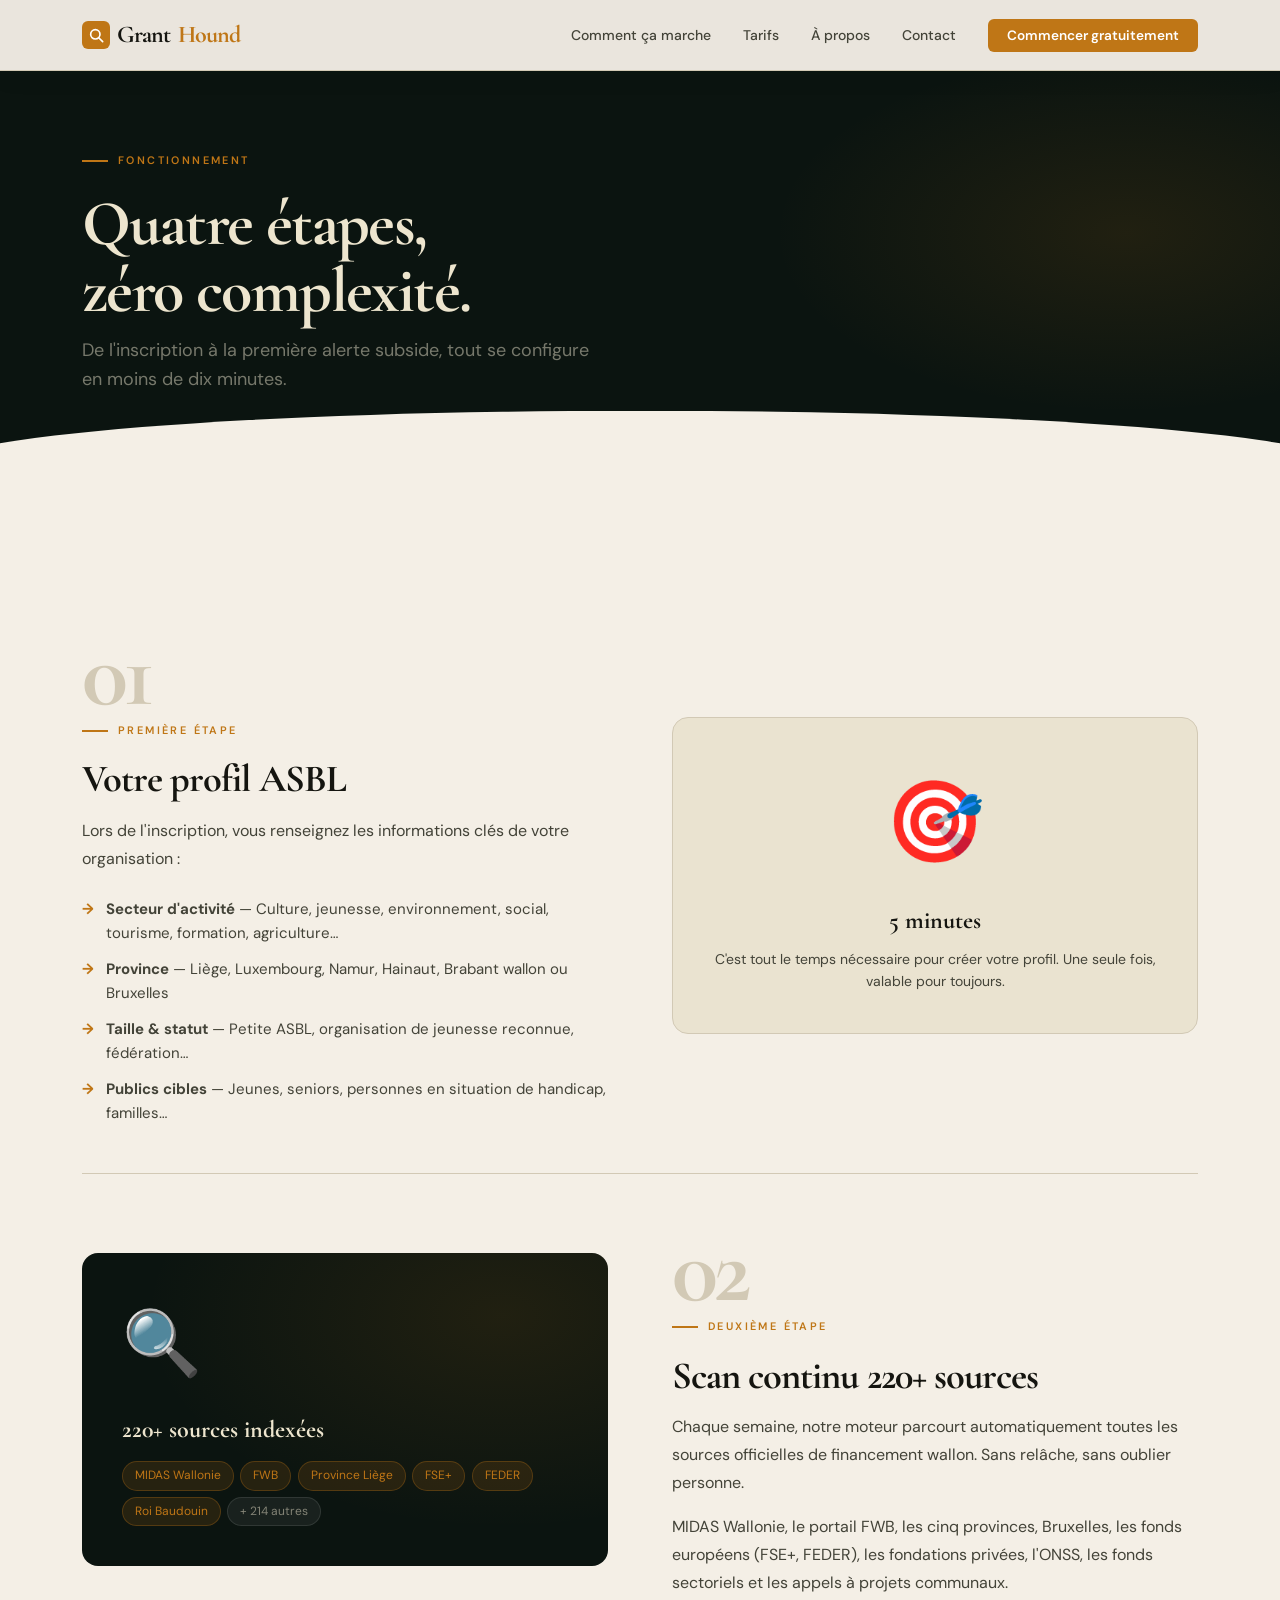
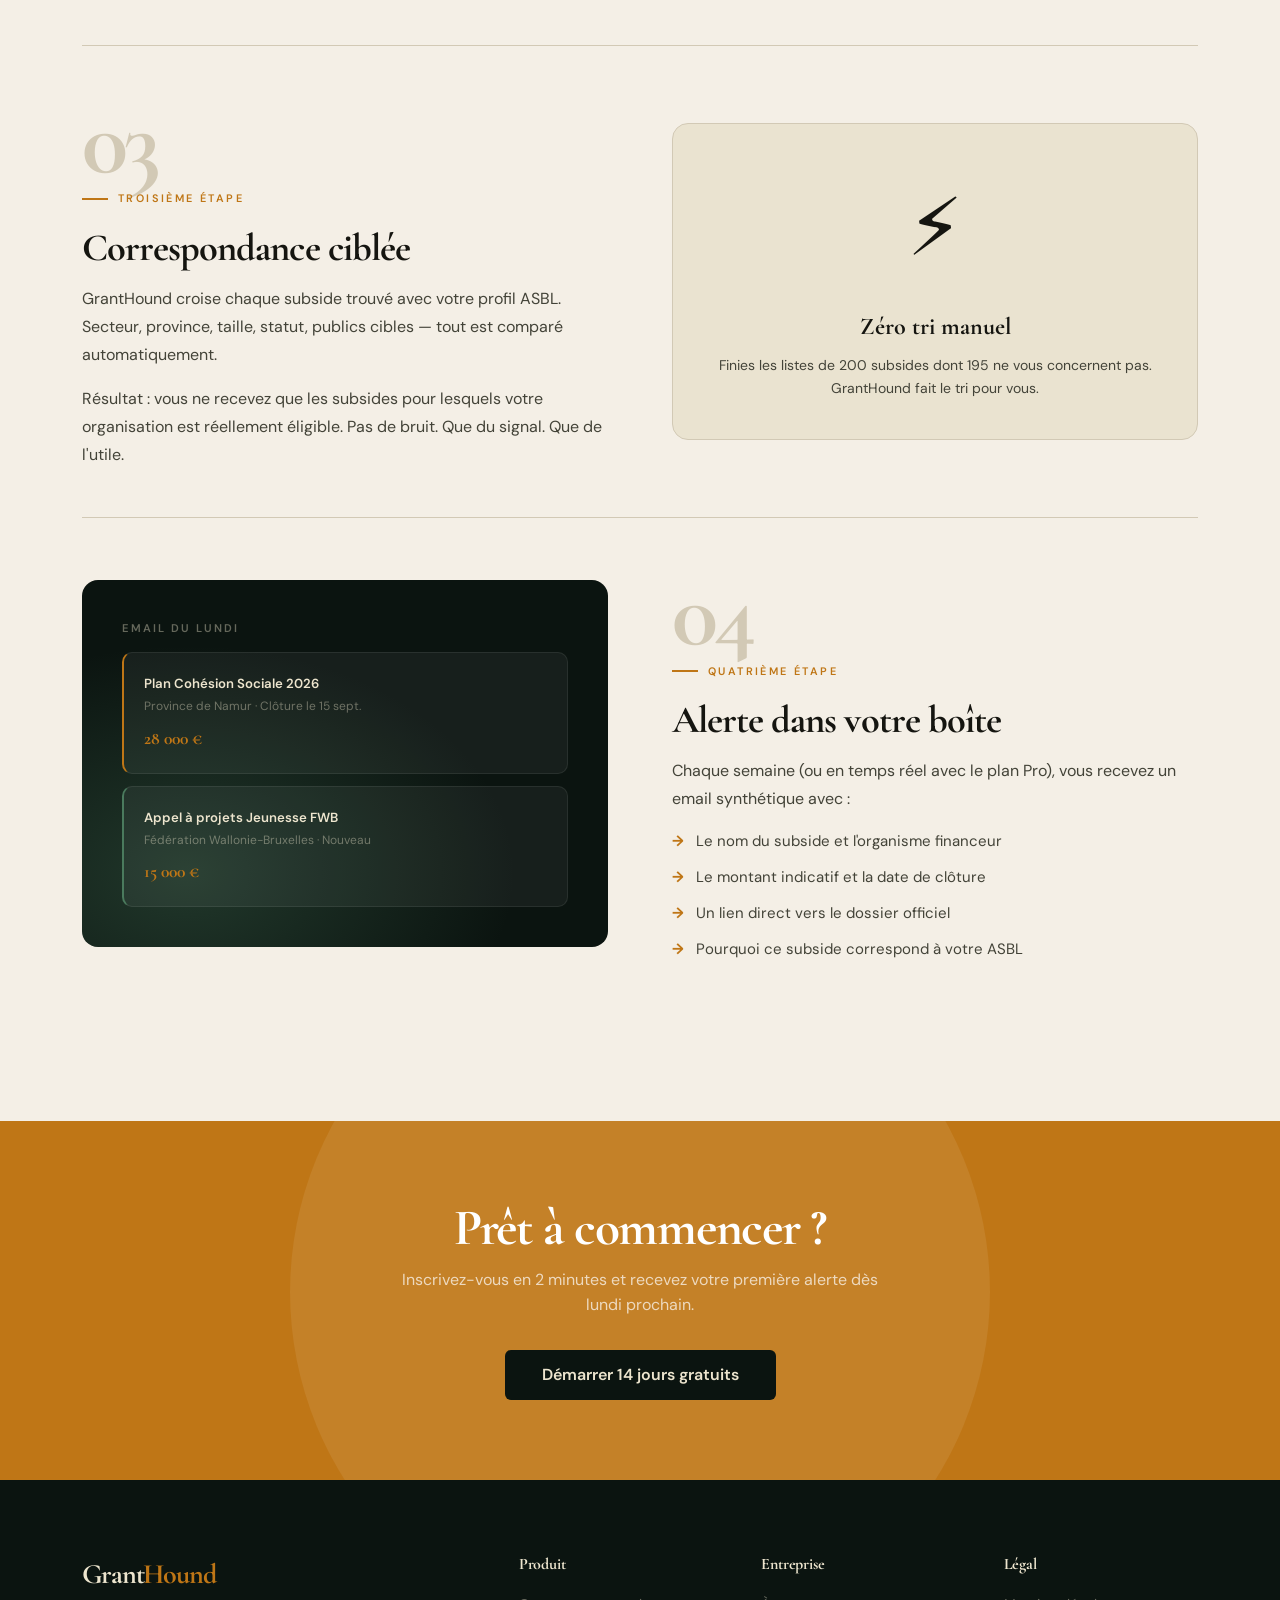
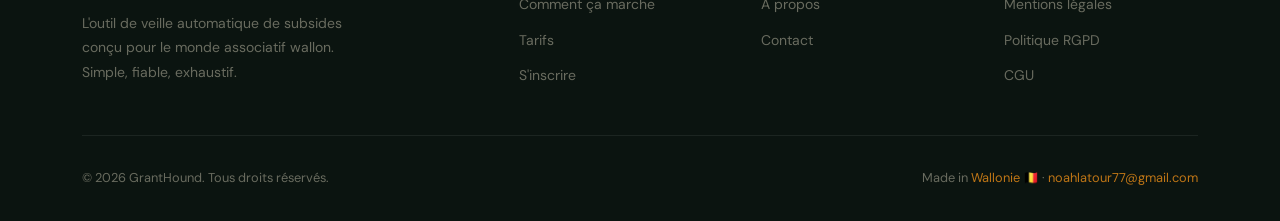
<file: templates/how_it_works.html>
<!DOCTYPE html>
<html lang="fr">
<head>
  <meta charset="UTF-8">
  <meta name="viewport" content="width=device-width, initial-scale=1.0">
  <title>Comment ça marche — GrantHound</title>
  <meta name="description" content="GrantHound surveille 220+ sources en 4 étapes simples. Profil ASBL, scan automatique, correspondance ciblée, alerte email.">
  <link rel="stylesheet" href="/static/style.css">
</head>
<body>

<!-- NAV -->
<nav class="nav light scrolled" id="nav">
  <div class="container">
    <div class="nav-inner">
      <a href="/" class="nav-logo">
        <div class="nav-logo-mark">
          <svg viewBox="0 0 24 24" fill="none" stroke="#fff" stroke-width="2.5" stroke-linecap="round"><circle cx="11" cy="11" r="7"/><path d="M16.5 16.5L22 22"/></svg>
        </div>
        Grant<em>Hound</em>
      </a>
      <ul class="nav-links" id="navLinks">
        <li><a href="/comment-ca-marche">Comment ça marche</a></li>
        <li><a href="/tarifs">Tarifs</a></li>
        <li><a href="/a-propos">À propos</a></li>
        <li><a href="/contact">Contact</a></li>
        <li><a href="/inscription" class="nav-cta">Commencer gratuitement</a></li>
      </ul>
      <button class="nav-toggle" id="navToggle" aria-label="Menu">
        <span></span><span></span><span></span>
      </button>
    </div>
  </div>
</nav>

<!-- PAGE HEADER -->
<div class="page-header">
  <div class="container">
    <div class="section-eyebrow"><span>Fonctionnement</span></div>
    <h1 class="display-md">Quatre étapes,<br>zéro complexité.</h1>
    <p class="sub">De l'inscription à la première alerte subside, tout se configure en moins de dix minutes.</p>
  </div>
</div>

<!-- STEPS DETAIL -->
<section class="section">
  <div class="container">

    <!-- Step 1 -->
    <div style="display:grid;grid-template-columns:1fr 1fr;gap:4rem;align-items:center;padding:3rem 0;border-bottom:1px solid var(--line)">
      <div>
        <div style="font-family:'Cormorant Garamond',serif;font-size:6rem;font-weight:700;color:var(--line);line-height:1;margin-bottom:-.5rem;letter-spacing:-.05em">01</div>
        <div class="section-eyebrow"><span>Première étape</span></div>
        <h2 class="display-sm" style="margin-bottom:1rem">Votre profil ASBL</h2>
        <p style="color:var(--ink-2);line-height:1.75;margin-bottom:1.5rem">Lors de l'inscription, vous renseignez les informations clés de votre organisation :</p>
        <ul style="list-style:none;display:flex;flex-direction:column;gap:.75rem">
          <li style="display:flex;gap:.75rem;align-items:flex-start;font-size:.9375rem;color:var(--ink-2)">
            <span style="color:var(--amber);font-weight:700;flex-shrink:0">→</span>
            <span><strong>Secteur d'activité</strong> — Culture, jeunesse, environnement, social, tourisme, formation, agriculture…</span>
          </li>
          <li style="display:flex;gap:.75rem;align-items:flex-start;font-size:.9375rem;color:var(--ink-2)">
            <span style="color:var(--amber);font-weight:700;flex-shrink:0">→</span>
            <span><strong>Province</strong> — Liège, Luxembourg, Namur, Hainaut, Brabant wallon ou Bruxelles</span>
          </li>
          <li style="display:flex;gap:.75rem;align-items:flex-start;font-size:.9375rem;color:var(--ink-2)">
            <span style="color:var(--amber);font-weight:700;flex-shrink:0">→</span>
            <span><strong>Taille &amp; statut</strong> — Petite ASBL, organisation de jeunesse reconnue, fédération…</span>
          </li>
          <li style="display:flex;gap:.75rem;align-items:flex-start;font-size:.9375rem;color:var(--ink-2)">
            <span style="color:var(--amber);font-weight:700;flex-shrink:0">→</span>
            <span><strong>Publics cibles</strong> — Jeunes, seniors, personnes en situation de handicap, familles…</span>
          </li>
        </ul>
      </div>
      <div style="background:var(--mist);border:1px solid var(--line);border-radius:16px;padding:2.5rem;text-align:center">
        <div style="font-size:5rem;margin-bottom:1rem">🎯</div>
        <strong style="font-family:'Cormorant Garamond',serif;font-size:1.5rem;display:block;margin-bottom:.5rem">5 minutes</strong>
        <p style="font-size:.875rem;color:var(--ink-2)">C'est tout le temps nécessaire pour créer votre profil. Une seule fois, valable pour toujours.</p>
      </div>
    </div>

    <!-- Step 2 -->
    <div style="display:grid;grid-template-columns:1fr 1fr;gap:4rem;align-items:center;padding:3rem 0;border-bottom:1px solid var(--line)">
      <div style="background:var(--void);border-radius:16px;padding:2.5rem;position:relative;overflow:hidden">
        <div style="position:absolute;inset:0;background:radial-gradient(ellipse at 80% 20%,rgba(191,118,22,.12),transparent 60%);pointer-events:none"></div>
        <div style="position:relative;z-index:1">
          <div style="font-size:4rem;margin-bottom:1rem">🔍</div>
          <strong style="font-family:'Cormorant Garamond',serif;font-size:1.5rem;color:var(--cream);display:block;margin-bottom:.75rem">220+ sources indexées</strong>
          <div style="display:flex;flex-wrap:wrap;gap:.4rem">
            <span style="background:rgba(191,118,22,.15);border:1px solid rgba(191,118,22,.3);border-radius:50px;padding:.25rem .75rem;font-size:.75rem;color:var(--amber)">MIDAS Wallonie</span>
            <span style="background:rgba(191,118,22,.15);border:1px solid rgba(191,118,22,.3);border-radius:50px;padding:.25rem .75rem;font-size:.75rem;color:var(--amber)">FWB</span>
            <span style="background:rgba(191,118,22,.15);border:1px solid rgba(191,118,22,.3);border-radius:50px;padding:.25rem .75rem;font-size:.75rem;color:var(--amber)">Province Liège</span>
            <span style="background:rgba(191,118,22,.15);border:1px solid rgba(191,118,22,.3);border-radius:50px;padding:.25rem .75rem;font-size:.75rem;color:var(--amber)">FSE+</span>
            <span style="background:rgba(191,118,22,.15);border:1px solid rgba(191,118,22,.3);border-radius:50px;padding:.25rem .75rem;font-size:.75rem;color:var(--amber)">FEDER</span>
            <span style="background:rgba(191,118,22,.15);border:1px solid rgba(191,118,22,.3);border-radius:50px;padding:.25rem .75rem;font-size:.75rem;color:var(--amber)">Roi Baudouin</span>
            <span style="background:rgba(255,255,255,.06);border:1px solid rgba(255,255,255,.1);border-radius:50px;padding:.25rem .75rem;font-size:.75rem;color:rgba(237,229,206,.5)">+ 214 autres</span>
          </div>
        </div>
      </div>
      <div>
        <div style="font-family:'Cormorant Garamond',serif;font-size:6rem;font-weight:700;color:var(--line);line-height:1;margin-bottom:-.5rem;letter-spacing:-.05em">02</div>
        <div class="section-eyebrow"><span>Deuxième étape</span></div>
        <h2 class="display-sm" style="margin-bottom:1rem">Scan continu 220+ sources</h2>
        <p style="color:var(--ink-2);line-height:1.75;margin-bottom:1rem">Chaque semaine, notre moteur parcourt automatiquement toutes les sources officielles de financement wallon. Sans relâche, sans oublier personne.</p>
        <p style="color:var(--ink-2);line-height:1.75;">MIDAS Wallonie, le portail FWB, les cinq provinces, Bruxelles, les fonds européens (FSE+, FEDER), les fondations privées, l'ONSS, les fonds sectoriels et les appels à projets communaux.</p>
      </div>
    </div>

    <!-- Step 3 -->
    <div style="display:grid;grid-template-columns:1fr 1fr;gap:4rem;align-items:center;padding:3rem 0;border-bottom:1px solid var(--line)">
      <div>
        <div style="font-family:'Cormorant Garamond',serif;font-size:6rem;font-weight:700;color:var(--line);line-height:1;margin-bottom:-.5rem;letter-spacing:-.05em">03</div>
        <div class="section-eyebrow"><span>Troisième étape</span></div>
        <h2 class="display-sm" style="margin-bottom:1rem">Correspondance ciblée</h2>
        <p style="color:var(--ink-2);line-height:1.75;margin-bottom:1rem">GrantHound croise chaque subside trouvé avec votre profil ASBL. Secteur, province, taille, statut, publics cibles — tout est comparé automatiquement.</p>
        <p style="color:var(--ink-2);line-height:1.75;">Résultat : vous ne recevez que les subsides pour lesquels votre organisation est réellement éligible. Pas de bruit. Que du signal. Que de l'utile.</p>
      </div>
      <div style="background:var(--mist);border:1px solid var(--line);border-radius:16px;padding:2.5rem;text-align:center">
        <div style="font-size:5rem;margin-bottom:1rem">⚡</div>
        <strong style="font-family:'Cormorant Garamond',serif;font-size:1.5rem;display:block;margin-bottom:.5rem">Zéro tri manuel</strong>
        <p style="font-size:.875rem;color:var(--ink-2)">Finies les listes de 200 subsides dont 195 ne vous concernent pas. GrantHound fait le tri pour vous.</p>
      </div>
    </div>

    <!-- Step 4 -->
    <div style="display:grid;grid-template-columns:1fr 1fr;gap:4rem;align-items:center;padding:3rem 0">
      <div style="background:var(--void);border-radius:16px;padding:2.5rem;position:relative;overflow:hidden">
        <div style="position:absolute;inset:0;background:radial-gradient(ellipse at 20% 80%,rgba(74,122,93,.35),transparent 55%);pointer-events:none"></div>
        <div style="position:relative;z-index:1">
          <div style="font-size:.7rem;font-weight:600;letter-spacing:.18em;text-transform:uppercase;color:rgba(237,229,206,.4);margin-bottom:.875rem">Email du lundi</div>
          <div style="background:rgba(255,255,255,.05);border:1px solid rgba(255,255,255,.08);border-radius:10px;padding:1.25rem;margin-bottom:.75rem;border-left:2px solid var(--amber)">
            <div style="font-size:.825rem;font-weight:600;color:var(--cream);margin-bottom:.2rem">Plan Cohésion Sociale 2026</div>
            <div style="font-size:.75rem;color:rgba(237,229,206,.4)">Province de Namur · Clôture le 15 sept.</div>
            <div style="font-family:'Cormorant Garamond',serif;font-weight:700;font-size:1.1rem;color:var(--amber);margin-top:.5rem">28 000 €</div>
          </div>
          <div style="background:rgba(255,255,255,.05);border:1px solid rgba(255,255,255,.08);border-radius:10px;padding:1.25rem;border-left:2px solid #4A7A5D">
            <div style="font-size:.825rem;font-weight:600;color:var(--cream);margin-bottom:.2rem">Appel à projets Jeunesse FWB</div>
            <div style="font-size:.75rem;color:rgba(237,229,206,.4)">Fédération Wallonie-Bruxelles · Nouveau</div>
            <div style="font-family:'Cormorant Garamond',serif;font-weight:700;font-size:1.1rem;color:var(--amber);margin-top:.5rem">15 000 €</div>
          </div>
        </div>
      </div>
      <div>
        <div style="font-family:'Cormorant Garamond',serif;font-size:6rem;font-weight:700;color:var(--line);line-height:1;margin-bottom:-.5rem;letter-spacing:-.05em">04</div>
        <div class="section-eyebrow"><span>Quatrième étape</span></div>
        <h2 class="display-sm" style="margin-bottom:1rem">Alerte dans votre boîte</h2>
        <p style="color:var(--ink-2);line-height:1.75;margin-bottom:1rem">Chaque semaine (ou en temps réel avec le plan Pro), vous recevez un email synthétique avec :</p>
        <ul style="list-style:none;display:flex;flex-direction:column;gap:.75rem">
          <li style="display:flex;gap:.75rem;align-items:flex-start;font-size:.9375rem;color:var(--ink-2)">
            <span style="color:var(--amber);font-weight:700;flex-shrink:0">→</span>
            Le nom du subside et l'organisme financeur
          </li>
          <li style="display:flex;gap:.75rem;align-items:flex-start;font-size:.9375rem;color:var(--ink-2)">
            <span style="color:var(--amber);font-weight:700;flex-shrink:0">→</span>
            Le montant indicatif et la date de clôture
          </li>
          <li style="display:flex;gap:.75rem;align-items:flex-start;font-size:.9375rem;color:var(--ink-2)">
            <span style="color:var(--amber);font-weight:700;flex-shrink:0">→</span>
            Un lien direct vers le dossier officiel
          </li>
          <li style="display:flex;gap:.75rem;align-items:flex-start;font-size:.9375rem;color:var(--ink-2)">
            <span style="color:var(--amber);font-weight:700;flex-shrink:0">→</span>
            Pourquoi ce subside correspond à votre ASBL
          </li>
        </ul>
      </div>
    </div>
  </div>
</section>

<!-- CTA -->
<div class="cta-band">
  <div class="container" style="position:relative;z-index:1">
    <h2>Prêt à commencer ?</h2>
    <p>Inscrivez-vous en 2 minutes et recevez votre première alerte dès lundi prochain.</p>
    <a href="/inscription" class="btn btn-void btn-lg">Démarrer 14 jours gratuits</a>
  </div>
</div>

<!-- FOOTER -->
<footer class="footer">
  <div class="container">
    <div class="footer-grid">
      <div class="footer-brand">
        <span class="footer-logo">Grant<em>Hound</em></span>
        <p>L'outil de veille automatique de subsides conçu pour le monde associatif wallon. Simple, fiable, exhaustif.</p>
      </div>
      <div class="footer-col">
        <h5>Produit</h5>
        <ul>
          <li><a href="/comment-ca-marche">Comment ça marche</a></li>
          <li><a href="/tarifs">Tarifs</a></li>
          <li><a href="/inscription">S'inscrire</a></li>
        </ul>
      </div>
      <div class="footer-col">
        <h5>Entreprise</h5>
        <ul>
          <li><a href="/a-propos">À propos</a></li>
          <li><a href="/contact">Contact</a></li>
        </ul>
      </div>
      <div class="footer-col">
        <h5>Légal</h5>
        <ul>
          <li><a href="#">Mentions légales</a></li>
          <li><a href="#">Politique RGPD</a></li>
          <li><a href="#">CGU</a></li>
        </ul>
      </div>
    </div>
    <div class="footer-bottom">
      <span>© 2026 GrantHound. Tous droits réservés.</span>
      <span>Made in <a href="/a-propos">Wallonie 🇧🇪</a> · <a href="mailto:noahlatour77@gmail.com">noahlatour77@gmail.com</a></span>
    </div>
  </div>
</footer>

<script>
  document.getElementById('navToggle').addEventListener('click', () => {
    document.getElementById('navLinks').classList.toggle('open');
  });
</script>
</body>
</html>
</file>
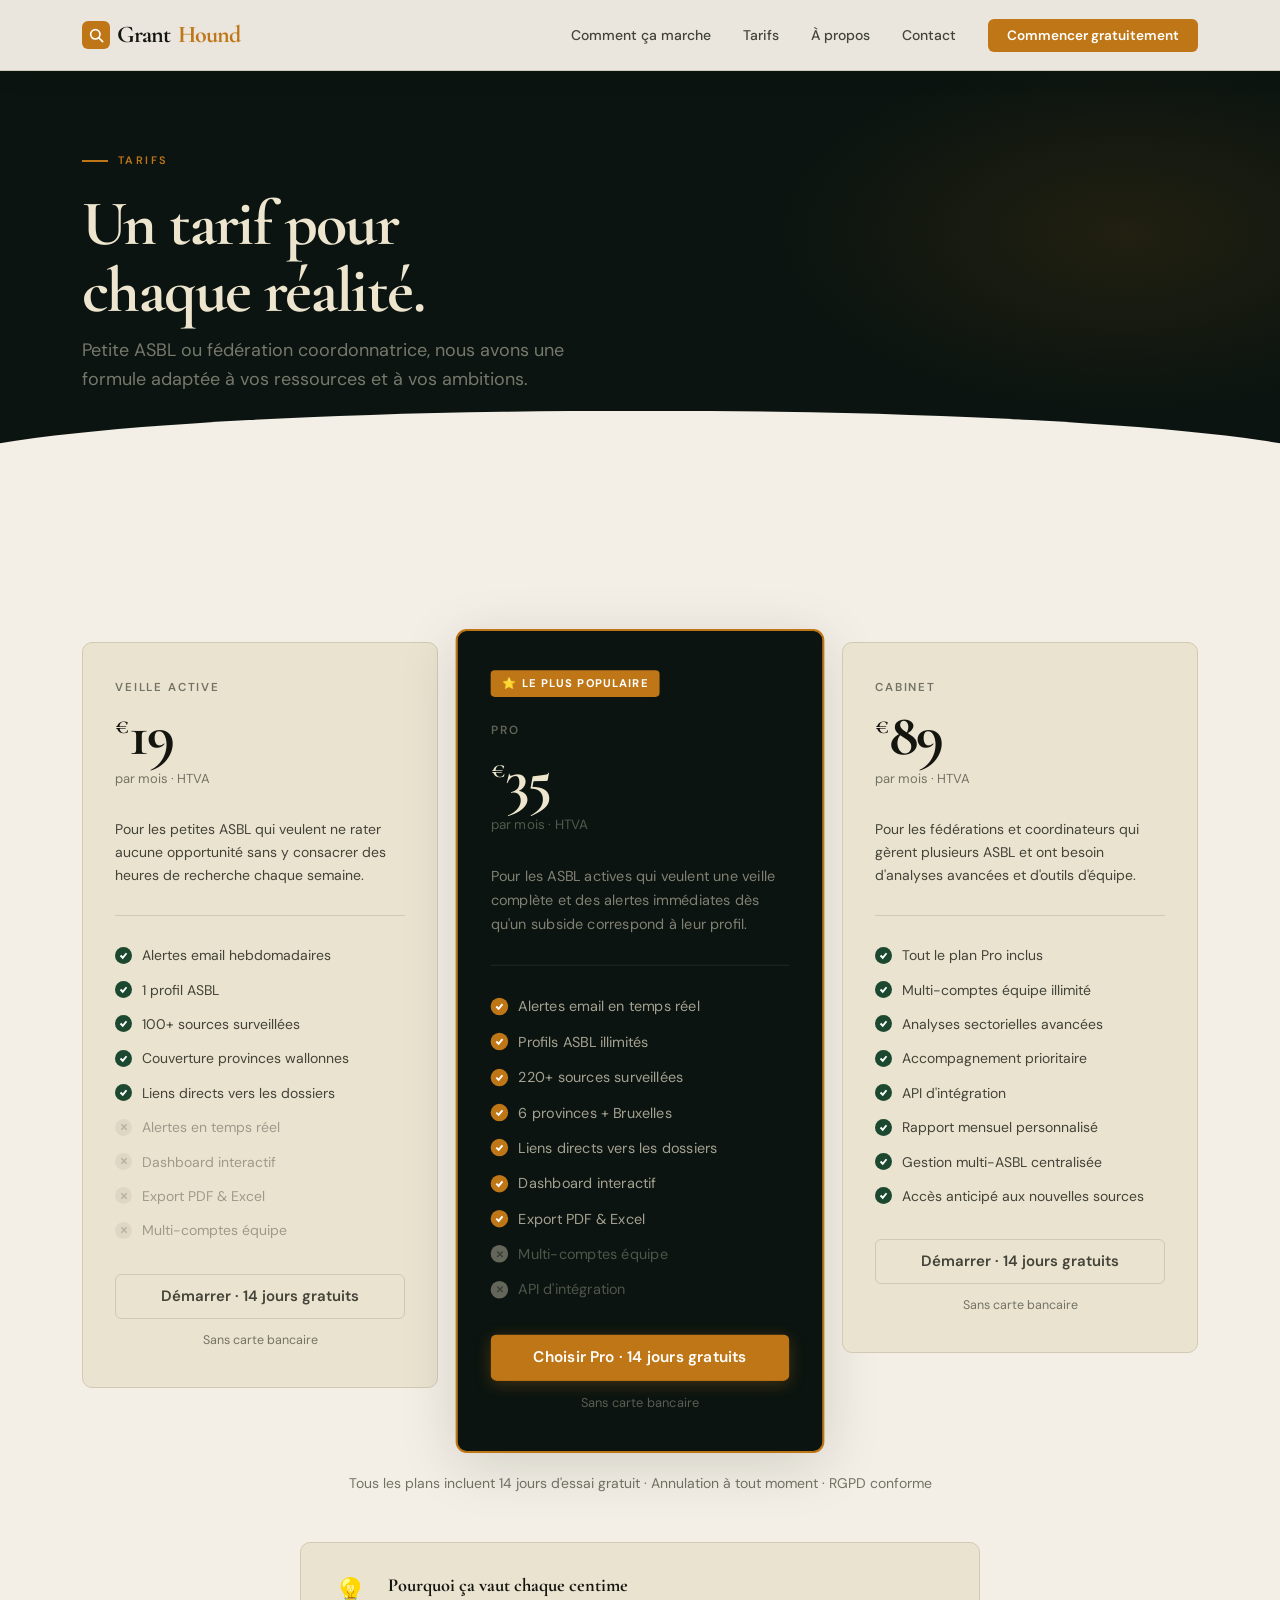
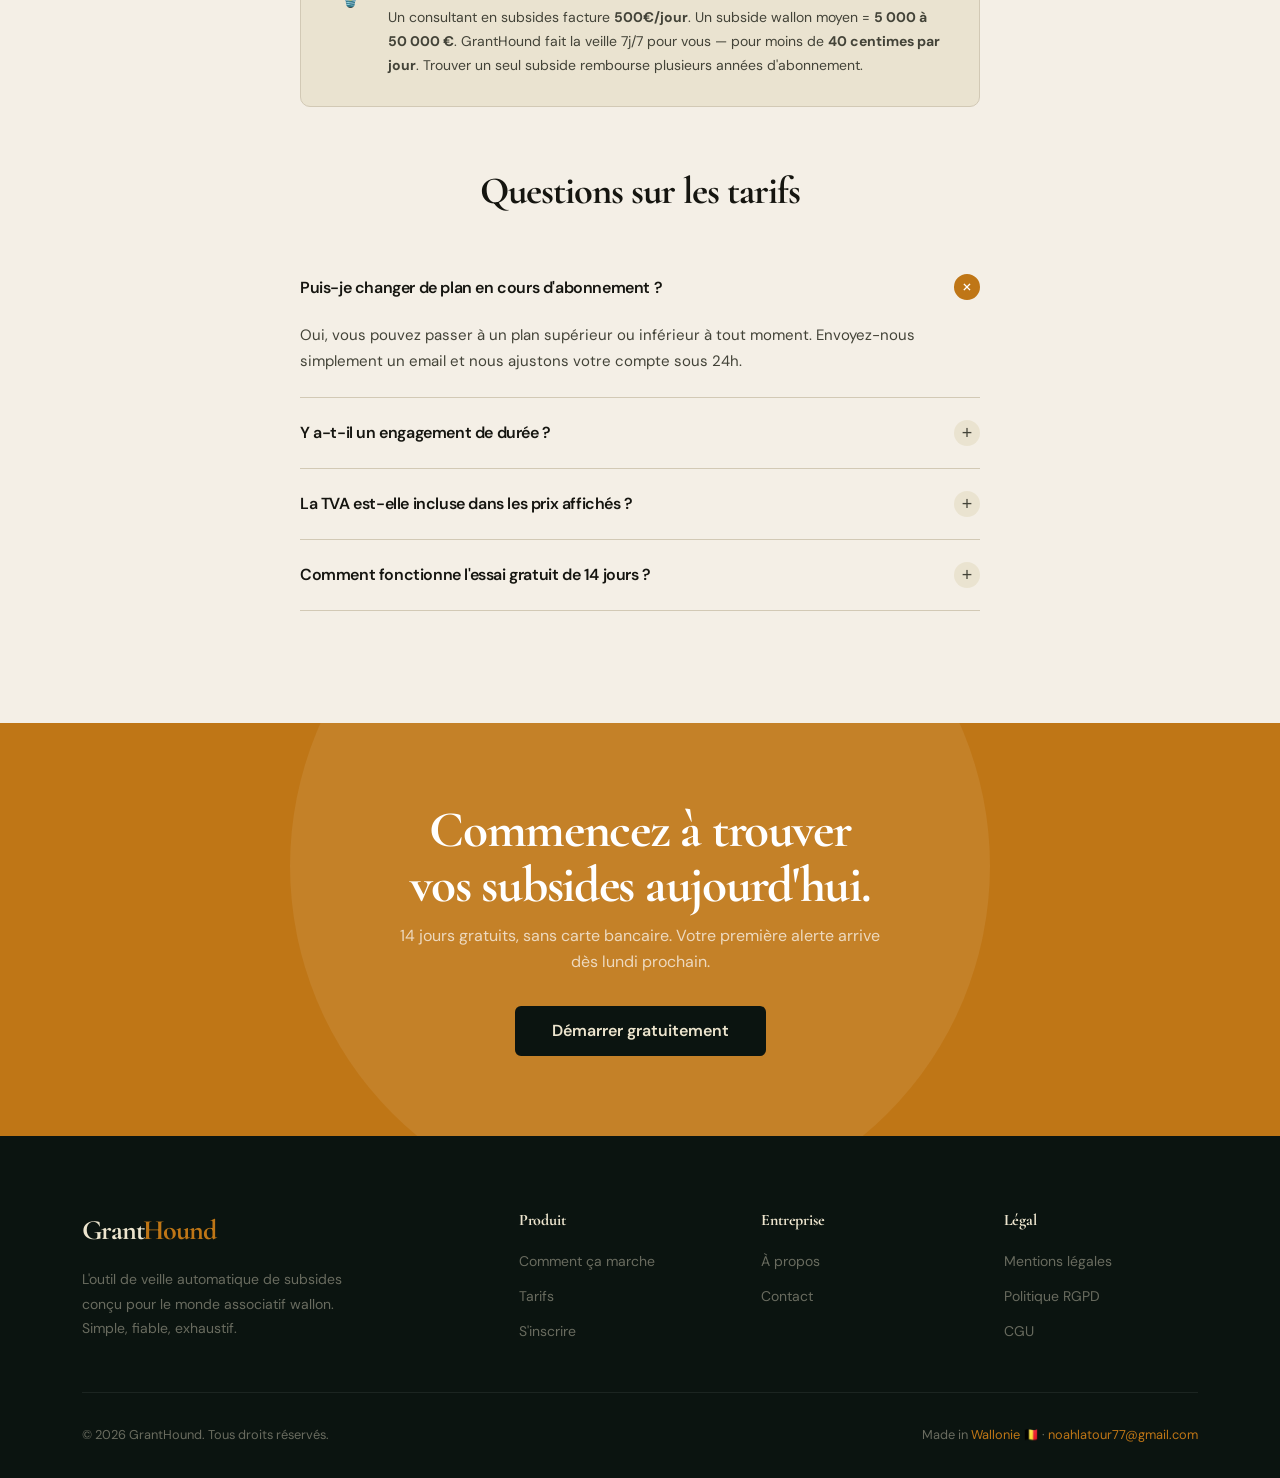
<file: templates/pricing.html>
<!DOCTYPE html>
<html lang="fr">
<head>
  <meta charset="UTF-8">
  <meta name="viewport" content="width=device-width, initial-scale=1.0">
  <title>Tarifs — GrantHound</title>
  <meta name="description" content="Veille Active 19€/mois, Pro 35€/mois, Cabinet 89€/mois. 14 jours gratuits, sans carte bancaire.">
  <link rel="stylesheet" href="/static/style.css">
</head>
<body>

<!-- NAV -->
<nav class="nav light scrolled" id="nav">
  <div class="container">
    <div class="nav-inner">
      <a href="/" class="nav-logo">
        <div class="nav-logo-mark">
          <svg viewBox="0 0 24 24" fill="none" stroke="#fff" stroke-width="2.5" stroke-linecap="round"><circle cx="11" cy="11" r="7"/><path d="M16.5 16.5L22 22"/></svg>
        </div>
        Grant<em>Hound</em>
      </a>
      <ul class="nav-links" id="navLinks">
        <li><a href="/comment-ca-marche">Comment ça marche</a></li>
        <li><a href="/tarifs">Tarifs</a></li>
        <li><a href="/a-propos">À propos</a></li>
        <li><a href="/contact">Contact</a></li>
        <li><a href="/inscription" class="nav-cta">Commencer gratuitement</a></li>
      </ul>
      <button class="nav-toggle" id="navToggle" aria-label="Menu">
        <span></span><span></span><span></span>
      </button>
    </div>
  </div>
</nav>

<!-- PAGE HEADER -->
<div class="page-header">
  <div class="container">
    <div class="section-eyebrow"><span>Tarifs</span></div>
    <h1 class="display-md">Un tarif pour<br>chaque réalité.</h1>
    <p class="sub">Petite ASBL ou fédération coordonnatrice, nous avons une formule adaptée à vos ressources et à vos ambitions.</p>
  </div>
</div>

<!-- PRICING -->
<section class="section">
  <div class="container">
    <div class="plan-grid">

      <!-- Veille Active -->
      <div class="plan-card">
        <div class="plan-name">Veille Active</div>
        <div class="plan-price"><sup>€</sup>19</div>
        <div class="plan-period">par mois · HTVA</div>
        <p class="plan-desc">Pour les petites ASBL qui veulent ne rater aucune opportunité sans y consacrer des heures de recherche chaque semaine.</p>
        <ul class="plan-features">
          <li>
            <span class="feat-ok"><svg viewBox="0 0 12 12"><polyline points="2 6 5 9 10 3"/></svg></span>
            Alertes email hebdomadaires
          </li>
          <li>
            <span class="feat-ok"><svg viewBox="0 0 12 12"><polyline points="2 6 5 9 10 3"/></svg></span>
            1 profil ASBL
          </li>
          <li>
            <span class="feat-ok"><svg viewBox="0 0 12 12"><polyline points="2 6 5 9 10 3"/></svg></span>
            100+ sources surveillées
          </li>
          <li>
            <span class="feat-ok"><svg viewBox="0 0 12 12"><polyline points="2 6 5 9 10 3"/></svg></span>
            Couverture provinces wallonnes
          </li>
          <li>
            <span class="feat-ok"><svg viewBox="0 0 12 12"><polyline points="2 6 5 9 10 3"/></svg></span>
            Liens directs vers les dossiers
          </li>
          <li class="feat-miss">
            <span class="feat-no"><svg viewBox="0 0 12 12"><line x1="2" y1="2" x2="10" y2="10"/><line x1="10" y1="2" x2="2" y2="10"/></svg></span>
            Alertes en temps réel
          </li>
          <li class="feat-miss">
            <span class="feat-no"><svg viewBox="0 0 12 12"><line x1="2" y1="2" x2="10" y2="10"/><line x1="10" y1="2" x2="2" y2="10"/></svg></span>
            Dashboard interactif
          </li>
          <li class="feat-miss">
            <span class="feat-no"><svg viewBox="0 0 12 12"><line x1="2" y1="2" x2="10" y2="10"/><line x1="10" y1="2" x2="2" y2="10"/></svg></span>
            Export PDF &amp; Excel
          </li>
          <li class="feat-miss">
            <span class="feat-no"><svg viewBox="0 0 12 12"><line x1="2" y1="2" x2="10" y2="10"/><line x1="10" y1="2" x2="2" y2="10"/></svg></span>
            Multi-comptes équipe
          </li>
        </ul>
        <a href="/inscription?plan=veille" class="btn btn-outline btn-full">Démarrer · 14 jours gratuits</a>
        <p style="text-align:center;font-size:.78rem;color:var(--ink-3);margin-top:.75rem">Sans carte bancaire</p>
      </div>

      <!-- Pro (featured) -->
      <div class="plan-card featured">
        <div class="plan-badge">⭐ Le plus populaire</div>
        <div class="plan-name">Pro</div>
        <div class="plan-price"><sup>€</sup>35</div>
        <div class="plan-period">par mois · HTVA</div>
        <p class="plan-desc">Pour les ASBL actives qui veulent une veille complète et des alertes immédiates dès qu'un subside correspond à leur profil.</p>
        <ul class="plan-features">
          <li>
            <span class="feat-ok"><svg viewBox="0 0 12 12"><polyline points="2 6 5 9 10 3"/></svg></span>
            Alertes email en temps réel
          </li>
          <li>
            <span class="feat-ok"><svg viewBox="0 0 12 12"><polyline points="2 6 5 9 10 3"/></svg></span>
            Profils ASBL illimités
          </li>
          <li>
            <span class="feat-ok"><svg viewBox="0 0 12 12"><polyline points="2 6 5 9 10 3"/></svg></span>
            220+ sources surveillées
          </li>
          <li>
            <span class="feat-ok"><svg viewBox="0 0 12 12"><polyline points="2 6 5 9 10 3"/></svg></span>
            6 provinces + Bruxelles
          </li>
          <li>
            <span class="feat-ok"><svg viewBox="0 0 12 12"><polyline points="2 6 5 9 10 3"/></svg></span>
            Liens directs vers les dossiers
          </li>
          <li>
            <span class="feat-ok"><svg viewBox="0 0 12 12"><polyline points="2 6 5 9 10 3"/></svg></span>
            Dashboard interactif
          </li>
          <li>
            <span class="feat-ok"><svg viewBox="0 0 12 12"><polyline points="2 6 5 9 10 3"/></svg></span>
            Export PDF &amp; Excel
          </li>
          <li class="feat-miss">
            <span class="feat-no"><svg viewBox="0 0 12 12"><line x1="2" y1="2" x2="10" y2="10"/><line x1="10" y1="2" x2="2" y2="10"/></svg></span>
            Multi-comptes équipe
          </li>
          <li class="feat-miss">
            <span class="feat-no"><svg viewBox="0 0 12 12"><line x1="2" y1="2" x2="10" y2="10"/><line x1="10" y1="2" x2="2" y2="10"/></svg></span>
            API d'intégration
          </li>
        </ul>
        <a href="/inscription?plan=pro" class="btn btn-amber btn-full">Choisir Pro · 14 jours gratuits</a>
        <p style="text-align:center;font-size:.78rem;color:rgba(237,229,206,.35);margin-top:.75rem">Sans carte bancaire</p>
      </div>

      <!-- Cabinet -->
      <div class="plan-card">
        <div class="plan-name">Cabinet</div>
        <div class="plan-price"><sup>€</sup>89</div>
        <div class="plan-period">par mois · HTVA</div>
        <p class="plan-desc">Pour les fédérations et coordinateurs qui gèrent plusieurs ASBL et ont besoin d'analyses avancées et d'outils d'équipe.</p>
        <ul class="plan-features">
          <li>
            <span class="feat-ok"><svg viewBox="0 0 12 12"><polyline points="2 6 5 9 10 3"/></svg></span>
            Tout le plan Pro inclus
          </li>
          <li>
            <span class="feat-ok"><svg viewBox="0 0 12 12"><polyline points="2 6 5 9 10 3"/></svg></span>
            Multi-comptes équipe illimité
          </li>
          <li>
            <span class="feat-ok"><svg viewBox="0 0 12 12"><polyline points="2 6 5 9 10 3"/></svg></span>
            Analyses sectorielles avancées
          </li>
          <li>
            <span class="feat-ok"><svg viewBox="0 0 12 12"><polyline points="2 6 5 9 10 3"/></svg></span>
            Accompagnement prioritaire
          </li>
          <li>
            <span class="feat-ok"><svg viewBox="0 0 12 12"><polyline points="2 6 5 9 10 3"/></svg></span>
            API d'intégration
          </li>
          <li>
            <span class="feat-ok"><svg viewBox="0 0 12 12"><polyline points="2 6 5 9 10 3"/></svg></span>
            Rapport mensuel personnalisé
          </li>
          <li>
            <span class="feat-ok"><svg viewBox="0 0 12 12"><polyline points="2 6 5 9 10 3"/></svg></span>
            Gestion multi-ASBL centralisée
          </li>
          <li>
            <span class="feat-ok"><svg viewBox="0 0 12 12"><polyline points="2 6 5 9 10 3"/></svg></span>
            Accès anticipé aux nouvelles sources
          </li>
        </ul>
        <a href="/inscription?plan=cabinet" class="btn btn-outline btn-full">Démarrer · 14 jours gratuits</a>
        <p style="text-align:center;font-size:.78rem;color:var(--ink-3);margin-top:.75rem">Sans carte bancaire</p>
      </div>
    </div>

    <p class="pricing-note">Tous les plans incluent 14 jours d'essai gratuit · Annulation à tout moment · RGPD conforme</p>

    <!-- ROI block -->
    <div style="max-width:680px;margin:3rem auto 0;background:var(--mist);border:1px solid var(--line);border-radius:var(--r);padding:1.75rem 2rem;display:flex;gap:1.25rem;align-items:flex-start">
      <div style="font-size:1.75rem;flex-shrink:0">💡</div>
      <div>
        <strong style="font-family:'Cormorant Garamond',serif;font-size:1.15rem;display:block;margin-bottom:.375rem">Pourquoi ça vaut chaque centime</strong>
        <p style="font-size:.875rem;color:var(--ink-2);line-height:1.7">Un consultant en subsides facture <strong>500€/jour</strong>. Un subside wallon moyen = <strong>5 000 à 50 000 €</strong>. GrantHound fait la veille 7j/7 pour vous — pour moins de <strong>40 centimes par jour</strong>. Trouver un seul subside rembourse plusieurs années d'abonnement.</p>
      </div>
    </div>

    <!-- FAQ pricing -->
    <div style="max-width:680px;margin:4rem auto 0">
      <h3 class="display-sm" style="text-align:center;margin-bottom:2.5rem">Questions sur les tarifs</h3>
      <div class="faq-list" style="margin-top:0">
        <div class="faq-item open">
          <div class="faq-q">
            <h4>Puis-je changer de plan en cours d'abonnement ?</h4>
            <button class="faq-toggle">+</button>
          </div>
          <div class="faq-a">Oui, vous pouvez passer à un plan supérieur ou inférieur à tout moment. Envoyez-nous simplement un email et nous ajustons votre compte sous 24h.</div>
        </div>
        <div class="faq-item">
          <div class="faq-q">
            <h4>Y a-t-il un engagement de durée ?</h4>
            <button class="faq-toggle">+</button>
          </div>
          <div class="faq-a">Non, tous nos plans sont sans engagement. Vous payez mois par mois et pouvez annuler à tout moment, sans frais ni préavis.</div>
        </div>
        <div class="faq-item">
          <div class="faq-q">
            <h4>La TVA est-elle incluse dans les prix affichés ?</h4>
            <button class="faq-toggle">+</button>
          </div>
          <div class="faq-a">Non, les prix sont affichés HTVA. La TVA applicable (21%) s'ajoute pour les organisations soumises à la TVA. Les ASBL bénéficient souvent d'une exonération — vérifiez avec votre comptable.</div>
        </div>
        <div class="faq-item">
          <div class="faq-q">
            <h4>Comment fonctionne l'essai gratuit de 14 jours ?</h4>
            <button class="faq-toggle">+</button>
          </div>
          <div class="faq-a">Vous accédez à toutes les fonctionnalités de votre plan pendant 14 jours sans aucun frais et sans fournir de carte bancaire. À la fin de l'essai, vous décidez si vous continuez. Sans action de votre part, votre compte est simplement désactivé.</div>
        </div>
      </div>
    </div>
  </div>
</section>

<!-- CTA -->
<div class="cta-band">
  <div class="container" style="position:relative;z-index:1">
    <h2>Commencez à trouver<br>vos subsides aujourd'hui.</h2>
    <p>14 jours gratuits, sans carte bancaire. Votre première alerte arrive dès lundi prochain.</p>
    <a href="/inscription" class="btn btn-void btn-lg">Démarrer gratuitement</a>
  </div>
</div>

<!-- FOOTER -->
<footer class="footer">
  <div class="container">
    <div class="footer-grid">
      <div class="footer-brand">
        <span class="footer-logo">Grant<em>Hound</em></span>
        <p>L'outil de veille automatique de subsides conçu pour le monde associatif wallon. Simple, fiable, exhaustif.</p>
      </div>
      <div class="footer-col">
        <h5>Produit</h5>
        <ul>
          <li><a href="/comment-ca-marche">Comment ça marche</a></li>
          <li><a href="/tarifs">Tarifs</a></li>
          <li><a href="/inscription">S'inscrire</a></li>
        </ul>
      </div>
      <div class="footer-col">
        <h5>Entreprise</h5>
        <ul>
          <li><a href="/a-propos">À propos</a></li>
          <li><a href="/contact">Contact</a></li>
        </ul>
      </div>
      <div class="footer-col">
        <h5>Légal</h5>
        <ul>
          <li><a href="#">Mentions légales</a></li>
          <li><a href="#">Politique RGPD</a></li>
          <li><a href="#">CGU</a></li>
        </ul>
      </div>
    </div>
    <div class="footer-bottom">
      <span>© 2026 GrantHound. Tous droits réservés.</span>
      <span>Made in <a href="/a-propos">Wallonie 🇧🇪</a> · <a href="mailto:noahlatour77@gmail.com">noahlatour77@gmail.com</a></span>
    </div>
  </div>
</footer>

<script>
  document.getElementById('navToggle').addEventListener('click', () => {
    document.getElementById('navLinks').classList.toggle('open');
  });
  document.querySelectorAll('.faq-q').forEach(q => {
    q.addEventListener('click', () => {
      const item = q.closest('.faq-item');
      const wasOpen = item.classList.contains('open');
      document.querySelectorAll('.faq-item').forEach(i => i.classList.remove('open'));
      if (!wasOpen) item.classList.add('open');
    });
  });
</script>
</body>
</html>
</file>
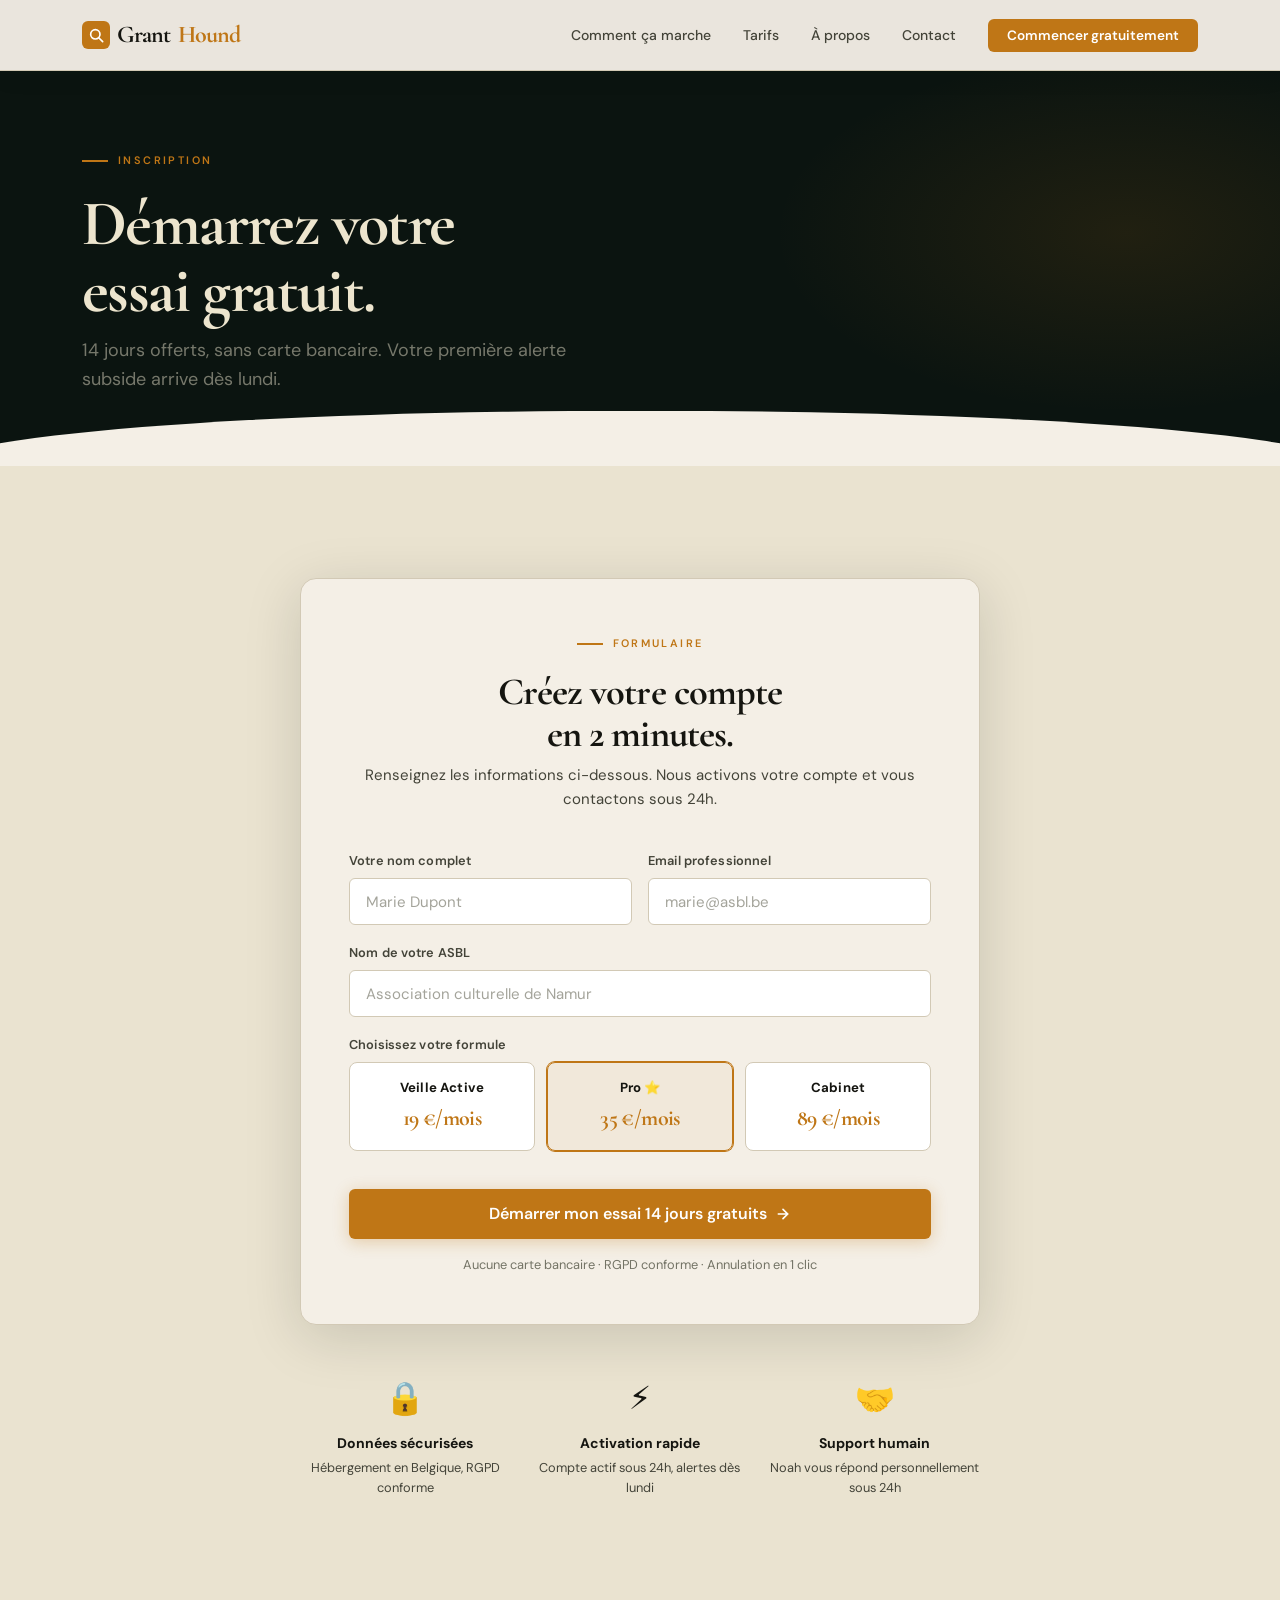
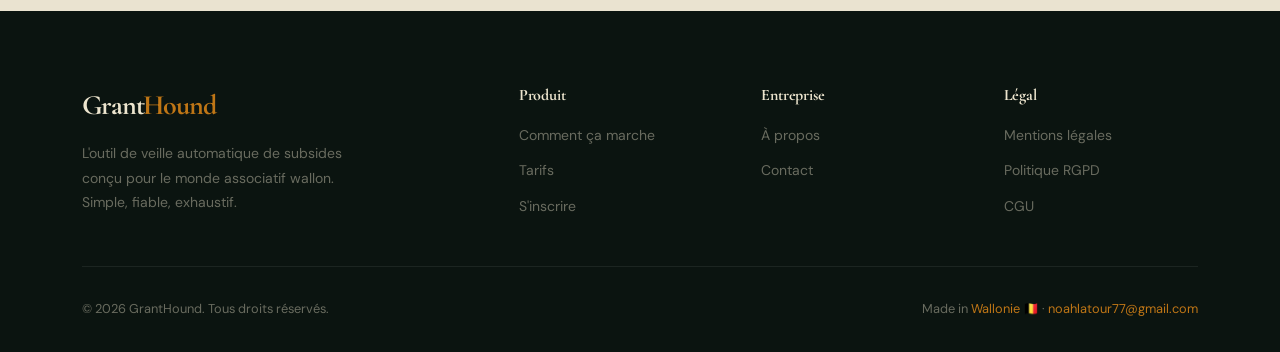
<file: templates/signup.html>
<!DOCTYPE html>
<html lang="fr">
<head>
  <meta charset="UTF-8">
  <meta name="viewport" content="width=device-width, initial-scale=1.0">
  <title>Inscription — GrantHound</title>
  <meta name="description" content="Inscrivez-vous à GrantHound. 14 jours gratuits, sans carte bancaire.">
  <link rel="stylesheet" href="/static/style.css">
</head>
<body>

<!-- NAV -->
<nav class="nav light scrolled" id="nav">
  <div class="container">
    <div class="nav-inner">
      <a href="/" class="nav-logo">
        <div class="nav-logo-mark">
          <svg viewBox="0 0 24 24" fill="none" stroke="#fff" stroke-width="2.5" stroke-linecap="round"><circle cx="11" cy="11" r="7"/><path d="M16.5 16.5L22 22"/></svg>
        </div>
        Grant<em>Hound</em>
      </a>
      <ul class="nav-links" id="navLinks">
        <li><a href="/comment-ca-marche">Comment ça marche</a></li>
        <li><a href="/tarifs">Tarifs</a></li>
        <li><a href="/a-propos">À propos</a></li>
        <li><a href="/contact">Contact</a></li>
        <li><a href="/inscription" class="nav-cta">Commencer gratuitement</a></li>
      </ul>
      <button class="nav-toggle" id="navToggle" aria-label="Menu">
        <span></span><span></span><span></span>
      </button>
    </div>
  </div>
</nav>

<!-- PAGE HEADER -->
<div class="page-header">
  <div class="container">
    <div class="section-eyebrow"><span>Inscription</span></div>
    <h1 class="display-md">Démarrez votre<br>essai gratuit.</h1>
    <p class="sub">14 jours offerts, sans carte bancaire. Votre première alerte subside arrive dès lundi.</p>
  </div>
</div>

<!-- FORM SECTION -->
<section class="section form-section">
  <div class="container">

    <!-- SUCCESS STATE -->
    <div id="successBlock" style="display:none;max-width:600px;margin:0 auto;text-align:center">
      <div style="font-size:4rem;margin-bottom:1.5rem">🎉</div>
      <h2 class="display-sm" style="margin-bottom:.875rem">Inscription confirmée !</h2>
      <p style="color:var(--ink-2);font-size:1.0625rem;line-height:1.75;margin-bottom:2rem">
        Nous vous avons envoyé un email de confirmation. Votre compte sera activé sous 24h et vous recevrez votre première alerte subsides dès lundi prochain.
      </p>
      <a href="/" class="btn btn-amber btn-lg">Retourner à l'accueil</a>
    </div>

    <!-- ERROR STATE -->
    <div id="errorBlock" style="display:none;max-width:600px;margin:0 auto;text-align:center">
      <div style="font-size:4rem;margin-bottom:1.5rem">😕</div>
      <h2 class="display-sm" style="margin-bottom:.875rem">Une erreur s'est produite</h2>
      <p style="color:var(--ink-2);font-size:1.0625rem;line-height:1.75;margin-bottom:2rem">
        Veuillez réessayer ou nous contacter directement à <a href="mailto:noahlatour77@gmail.com" style="color:var(--amber)">noahlatour77@gmail.com</a>.
      </p>
      <a href="/inscription" class="btn btn-outline btn-lg">Réessayer</a>
    </div>

    <!-- FORM -->
    <div id="formBlock" class="form-wrapper">
      <div class="form-header">
        <div class="section-eyebrow" style="justify-content:center"><span>Formulaire</span></div>
        <h2 class="display-sm">Créez votre compte<br>en 2 minutes.</h2>
        <p>Renseignez les informations ci-dessous. Nous activons votre compte et vous contactons sous 24h.</p>
      </div>

      <form action="/api/signup" method="POST">
        <div class="form-row">
          <div class="form-group">
            <label for="name">Votre nom complet</label>
            <input type="text" id="name" name="name" placeholder="Marie Dupont" required>
          </div>
          <div class="form-group">
            <label for="email">Email professionnel</label>
            <input type="email" id="email" name="email" placeholder="marie@asbl.be" required>
          </div>
        </div>
        <div class="form-group">
          <label for="asbl">Nom de votre ASBL</label>
          <input type="text" id="asbl" name="asbl" placeholder="Association culturelle de Namur" required>
        </div>

        <div class="form-group">
          <label>Choisissez votre formule</label>
          <div class="plan-choice-grid">
            <div class="plan-radio">
              <input type="radio" name="plan" id="plan-veille" value="veille">
              <label for="plan-veille">
                <span class="pr-name">Veille Active</span>
                <span class="pr-price">19 €/mois</span>
              </label>
            </div>
            <div class="plan-radio">
              <input type="radio" name="plan" id="plan-pro" value="pro" checked>
              <label for="plan-pro">
                <span class="pr-name">Pro ⭐</span>
                <span class="pr-price">35 €/mois</span>
              </label>
            </div>
            <div class="plan-radio">
              <input type="radio" name="plan" id="plan-cabinet" value="cabinet">
              <label for="plan-cabinet">
                <span class="pr-name">Cabinet</span>
                <span class="pr-price">89 €/mois</span>
              </label>
            </div>
          </div>
        </div>

        <button type="submit" class="btn btn-amber btn-full btn-lg">
          Démarrer mon essai 14 jours gratuits
          <svg width="16" height="16" viewBox="0 0 24 24" fill="none" stroke="currentColor" stroke-width="2.5" stroke-linecap="round"><path d="M5 12h14M12 5l7 7-7 7"/></svg>
        </button>

        <p style="text-align:center;font-size:.8rem;color:var(--ink-3);margin-top:1rem">
          Aucune carte bancaire · RGPD conforme · Annulation en 1 clic
        </p>
      </form>
    </div>

    <!-- Guarantees -->
    <div style="max-width:680px;margin:3rem auto 0;display:grid;grid-template-columns:repeat(3,1fr);gap:1.5rem;text-align:center">
      <div>
        <div style="font-size:2rem;margin-bottom:.5rem">🔒</div>
        <strong style="font-size:.875rem;display:block;margin-bottom:.2rem">Données sécurisées</strong>
        <p style="font-size:.8rem;color:var(--ink-2)">Hébergement en Belgique, RGPD conforme</p>
      </div>
      <div>
        <div style="font-size:2rem;margin-bottom:.5rem">⚡</div>
        <strong style="font-size:.875rem;display:block;margin-bottom:.2rem">Activation rapide</strong>
        <p style="font-size:.8rem;color:var(--ink-2)">Compte actif sous 24h, alertes dès lundi</p>
      </div>
      <div>
        <div style="font-size:2rem;margin-bottom:.5rem">🤝</div>
        <strong style="font-size:.875rem;display:block;margin-bottom:.2rem">Support humain</strong>
        <p style="font-size:.8rem;color:var(--ink-2)">Noah vous répond personnellement sous 24h</p>
      </div>
    </div>
  </div>
</section>

<!-- FOOTER -->
<footer class="footer">
  <div class="container">
    <div class="footer-grid">
      <div class="footer-brand">
        <span class="footer-logo">Grant<em>Hound</em></span>
        <p>L'outil de veille automatique de subsides conçu pour le monde associatif wallon. Simple, fiable, exhaustif.</p>
      </div>
      <div class="footer-col">
        <h5>Produit</h5>
        <ul>
          <li><a href="/comment-ca-marche">Comment ça marche</a></li>
          <li><a href="/tarifs">Tarifs</a></li>
          <li><a href="/inscription">S'inscrire</a></li>
        </ul>
      </div>
      <div class="footer-col">
        <h5>Entreprise</h5>
        <ul>
          <li><a href="/a-propos">À propos</a></li>
          <li><a href="/contact">Contact</a></li>
        </ul>
      </div>
      <div class="footer-col">
        <h5>Légal</h5>
        <ul>
          <li><a href="#">Mentions légales</a></li>
          <li><a href="#">Politique RGPD</a></li>
          <li><a href="#">CGU</a></li>
        </ul>
      </div>
    </div>
    <div class="footer-bottom">
      <span>© 2026 GrantHound. Tous droits réservés.</span>
      <span>Made in <a href="/a-propos">Wallonie 🇧🇪</a> · <a href="mailto:noahlatour77@gmail.com">noahlatour77@gmail.com</a></span>
    </div>
  </div>
</footer>

<script>
  document.getElementById('navToggle').addEventListener('click', () => {
    document.getElementById('navLinks').classList.toggle('open');
  });

  // Show success/error states from URL query
  const params = new URLSearchParams(window.location.search);
  if (params.has('success')) {
    document.getElementById('successBlock').style.display = 'block';
    document.getElementById('formBlock').style.display = 'none';
    document.getElementById('errorBlock').style.display = 'none';
  } else if (params.has('error')) {
    document.getElementById('errorBlock').style.display = 'block';
    document.getElementById('formBlock').style.display = 'none';
    document.getElementById('successBlock').style.display = 'none';
  }

  // Pre-select plan from URL query
  const urlPlan = params.get('plan');
  if (urlPlan) {
    const radio = document.getElementById('plan-' + urlPlan);
    if (radio) radio.checked = true;
  }
</script>
</body>
</html>
</file>
<file: static/style.css>
/* =====================================================
   GRANTHOUND — Identité "Terroir Wallon"
   Cormorant Garamond × DM Sans
   ===================================================== */

@import url('https://fonts.googleapis.com/css2?family=Cormorant+Garamond:ital,wght@0,500;0,600;0,700;1,500;1,600;1,700&family=DM+Sans:opsz,wght@9..40,300;9..40,400;9..40,500;9..40,600&display=swap');

/* ── Tokens ─────────────────────────────────────── */
:root {
  --void:      #0B1410;
  --dark:      #152019;
  --forest:    #1D4830;
  --sage:      #4A7A5D;
  --amber:     #BF7616;
  --amber-h:   #D8922A;
  --amber-p:   rgba(191,118,22,.1);
  --rust:      #A23A1C;
  --paper:     #F4EFE6;
  --mist:      #EAE3D0;
  --cream:     #EDE5CE;
  --line:      #D2C9B5;
  --line-lt:   #E2D9C5;
  --ink:       #151510;
  --ink-2:     #434338;
  --ink-3:     #737365;
  --sh:        0 4px 24px rgba(11,20,16,.08);
  --sh-lg:     0 12px 56px rgba(11,20,16,.15);
  --r:         10px;
  --r-sm:      6px;
}

/* ── Reset ──────────────────────────────────────── */
*, *::before, *::after { box-sizing: border-box; margin: 0; padding: 0; }
html { scroll-behavior: smooth; }
body {
  font-family: 'DM Sans', system-ui, sans-serif;
  background: var(--paper);
  color: var(--ink);
  line-height: 1.6;
  -webkit-font-smoothing: antialiased;
  font-size: 16px;
}
img { display: block; max-width: 100%; }
a { color: inherit; text-decoration: none; }

/* ── Typography ─────────────────────────────────── */
h1, h2, h3, h4 {
  font-family: 'Cormorant Garamond', Georgia, serif;
  line-height: 1.08;
  letter-spacing: -.025em;
}
.display {
  font-size: clamp(3.2rem, 8.5vw, 7.5rem);
  font-weight: 700;
  line-height: 1.0;
}
.display-md {
  font-size: clamp(2rem, 5vw, 4.25rem);
  font-weight: 700;
  line-height: 1.05;
}
.display-sm {
  font-size: clamp(1.6rem, 3vw, 2.6rem);
  font-weight: 700;
}
.eyebrow {
  font-family: 'DM Sans', sans-serif;
  font-size: .7rem;
  font-weight: 600;
  letter-spacing: .2em;
  text-transform: uppercase;
}

/* ── Layout ─────────────────────────────────────── */
.container { max-width: 1180px; margin: 0 auto; padding: 0 2rem; }
.section    { padding: 7rem 0; }
.section-sm { padding: 4rem 0; }

/* ── NAV ─────────────────────────────────────────── */
.nav {
  position: fixed;
  top: 0; left: 0; right: 0;
  z-index: 100;
  padding: 1rem 0;
  transition: background .3s, box-shadow .3s;
}
.nav.dark  { background: rgba(11,20,16,.88); backdrop-filter: blur(16px); -webkit-backdrop-filter: blur(16px); }
.nav.light { background: rgba(244,239,230,.96); backdrop-filter: blur(16px); -webkit-backdrop-filter: blur(16px); border-bottom: 1px solid var(--line); }
.nav.scrolled { box-shadow: var(--sh); }

.nav-inner { display: flex; align-items: center; justify-content: space-between; gap: 2rem; }

.nav-logo {
  font-family: 'Cormorant Garamond', serif;
  font-size: 1.5rem;
  font-weight: 700;
  letter-spacing: -.04em;
  color: var(--cream);
  display: flex;
  align-items: center;
  gap: .45rem;
}
.nav.light .nav-logo { color: var(--ink); }
.nav-logo em { color: var(--amber); font-style: normal; }

.nav-logo-mark {
  width: 28px; height: 28px;
  border-radius: 6px;
  background: var(--amber);
  display: grid;
  place-items: center;
}
.nav-logo-mark svg { width: 16px; height: 16px; }

.nav-links { display: flex; align-items: center; gap: 2rem; list-style: none; }
.nav-links a { font-size: .875rem; font-weight: 500; color: rgba(237,229,206,.55); transition: color .2s; }
.nav.light .nav-links a { color: var(--ink-2); }
.nav-links a:hover { color: var(--cream); }
.nav.light .nav-links a:hover { color: var(--ink); }

.nav-cta {
  background: var(--amber) !important;
  color: #fff !important;
  padding: .5rem 1.2rem !important;
  border-radius: 6px;
  font-size: .85rem !important;
  font-weight: 600 !important;
  transition: background .2s, transform .15s !important;
}
.nav-cta:hover { background: var(--amber-h) !important; transform: translateY(-1px); }

.nav-toggle { display: none; flex-direction: column; gap: 5px; background: none; border: none; cursor: pointer; padding: .4rem; }
.nav-toggle span { display: block; width: 22px; height: 2px; border-radius: 2px; background: var(--cream); transition: .3s; }
.nav.light .nav-toggle span { background: var(--ink); }

/* ── HERO ─────────────────────────────────────────── */
.hero {
  background: var(--void);
  min-height: 100vh;
  display: flex;
  align-items: center;
  padding: 100px 0 6rem;
  position: relative;
  overflow: hidden;
}
.hero::before {
  content: '';
  position: absolute; inset: 0;
  background:
    radial-gradient(ellipse 55% 60% at 88% 38%, rgba(191,118,22,.15) 0%, transparent 55%),
    radial-gradient(ellipse 40% 65% at 5% 90%, rgba(30,72,48,.45) 0%, transparent 50%);
  pointer-events: none;
}
.hero::after {
  content: '';
  position: absolute; inset: 0;
  background-image:
    linear-gradient(rgba(237,229,206,.025) 1px, transparent 1px),
    linear-gradient(90deg, rgba(237,229,206,.025) 1px, transparent 1px);
  background-size: 64px 64px;
  pointer-events: none;
}

.hero-inner {
  position: relative; z-index: 1;
  display: grid;
  grid-template-columns: 1fr 390px;
  gap: 5rem;
  align-items: center;
}

.hero-eyebrow {
  display: inline-flex;
  align-items: center;
  gap: .75rem;
  margin-bottom: 2rem;
}
.hero-eyebrow-line { width: 28px; height: 1px; background: var(--amber); }
.hero-eyebrow span { color: var(--amber); font-size: .68rem; font-weight: 600; letter-spacing: .22em; text-transform: uppercase; }

.hero h1 { color: var(--cream); margin-bottom: 1.75rem; }
.hero h1 em { font-style: italic; color: var(--amber); }

.hero-sub {
  color: rgba(237,229,206,.52);
  font-size: 1.0625rem;
  line-height: 1.75;
  max-width: 460px;
  margin-bottom: 2.5rem;
}

.hero-actions { display: flex; gap: 1rem; flex-wrap: wrap; align-items: center; margin-bottom: 3.5rem; }

.hero-stats {
  display: flex;
  gap: 2.5rem;
  padding-top: 2.5rem;
  border-top: 1px solid rgba(237,229,206,.1);
}
.stat-val {
  font-family: 'Cormorant Garamond', serif;
  font-size: 2.25rem;
  font-weight: 700;
  color: var(--amber);
  line-height: 1;
  display: block;
  letter-spacing: -.03em;
}
.stat-lbl { font-size: .775rem; color: rgba(237,229,206,.38); margin-top: .25rem; }

/* Hero alert card */
.hero-card {
  background: rgba(255,255,255,.048);
  border: 1px solid rgba(255,255,255,.09);
  border-radius: 16px;
  padding: 1.75rem;
  backdrop-filter: blur(10px);
}
.hero-card-header { display: flex; align-items: center; justify-content: space-between; margin-bottom: 1.25rem; }
.hero-card-title { font-size: .68rem; font-weight: 600; letter-spacing: .18em; text-transform: uppercase; color: rgba(237,229,206,.38); }
.live-dot { display: flex; align-items: center; gap: .35rem; font-size: .68rem; color: rgba(237,229,206,.3); }
.live-dot::before { content: ''; width: 6px; height: 6px; background: #4ADE80; border-radius: 50%; animation: blink 2s infinite; }
@keyframes blink { 0%,100%{opacity:1;transform:scale(1)} 50%{opacity:.4;transform:scale(.7)} }

.alert-row {
  display: flex; align-items: flex-start; gap: .875rem;
  padding: .875rem; background: rgba(255,255,255,.038);
  border-radius: 8px; margin-bottom: .5rem;
  border-left: 2px solid var(--amber);
  animation: slideIn .45s ease both;
}
.alert-row:nth-child(3) { border-left-color: var(--sage); animation-delay: .12s; }
.alert-row:nth-child(4) { border-left-color: #7C5CBF; animation-delay: .24s; }
@keyframes slideIn { from{opacity:0;transform:translateX(10px)} to{opacity:1;transform:none} }
.alert-icon { width: 30px; height: 30px; border-radius: 6px; background: rgba(191,118,22,.2); display: grid; place-items: center; font-size: 13px; flex-shrink: 0; }
.alert-name { font-size: .825rem; font-weight: 600; color: var(--cream); }
.alert-meta { font-size: .7rem; color: rgba(237,229,206,.38); margin-top: .1rem; }
.alert-amount { margin-left: auto; font-family: 'Cormorant Garamond', serif; font-weight: 700; font-size: 1.1rem; color: var(--amber); white-space: nowrap; letter-spacing: -.02em; }
.card-footer { margin-top: 1rem; padding-top: 1rem; border-top: 1px solid rgba(255,255,255,.06); display: flex; justify-content: space-between; align-items: center; }
.card-footer-note { font-size: .68rem; color: rgba(237,229,206,.22); }
.card-footer a { font-size: .775rem; color: var(--amber); font-weight: 600; }

/* ── TRUST BAR ───────────────────────────────────── */
.trust-bar { background: var(--mist); border-top: 1px solid var(--line); border-bottom: 1px solid var(--line); padding: 1rem 0; }
.trust-inner { display: flex; gap: 2rem; justify-content: center; flex-wrap: wrap; align-items: center; }
.trust-item { display: flex; align-items: center; gap: .5rem; font-size: .8125rem; font-weight: 500; color: var(--ink-2); }
.trust-item svg { color: var(--sage); flex-shrink: 0; }

/* ── SECTION EYEBROW ────────────────────────────── */
.section-eyebrow { display: inline-flex; align-items: center; gap: .625rem; color: var(--amber); margin-bottom: 1.25rem; }
.section-eyebrow::before { content: ''; width: 26px; height: 2px; background: var(--amber); display: block; }
.section-eyebrow span { font-size: .68rem; font-weight: 600; letter-spacing: .22em; text-transform: uppercase; }

/* ── STEPS (4 étapes) ────────────────────────────── */
.steps-intro { max-width: 580px; }
.steps-intro h2 { margin-bottom: .75rem; }
.steps-intro p  { color: var(--ink-2); font-size: 1.0625rem; line-height: 1.75; }

.steps-grid {
  display: grid;
  grid-template-columns: repeat(4, 1fr);
  gap: 0;
  margin-top: 5rem;
  border-top: 1px solid var(--line);
}
.step {
  padding: 2.5rem 2rem 2.5rem 0;
  border-right: 1px solid var(--line);
  position: relative;
}
.step:last-child { border-right: none; padding-right: 0; }
.step:not(:first-child) { padding-left: 2rem; }

.step-num {
  font-family: 'Cormorant Garamond', serif;
  font-size: 5rem;
  font-weight: 700;
  color: var(--line);
  line-height: 1;
  letter-spacing: -.05em;
  position: absolute;
  top: 1.5rem; right: 1.25rem;
  pointer-events: none;
  user-select: none;
}
.step:last-child .step-num { right: 0; }

.step-badge {
  width: 44px; height: 44px;
  border-radius: 10px;
  background: var(--void);
  display: grid;
  place-items: center;
  font-size: 20px;
  margin-bottom: 1.5rem;
}
.step h3 { font-size: 1.2rem; margin-bottom: .6rem; }
.step p  { font-size: .875rem; color: var(--ink-2); line-height: 1.7; }

/* ── COVERAGE (dark) ────────────────────────────── */
.coverage-section {
  background: var(--void);
  position: relative;
  overflow: hidden;
}
.coverage-section::before {
  content: '';
  position: absolute; inset: 0;
  background: radial-gradient(ellipse 60% 80% at 92% 50%, rgba(191,118,22,.08) 0%, transparent 55%);
  pointer-events: none;
}
.coverage-section .section-eyebrow { color: var(--amber); }
.coverage-section .section-eyebrow::before { background: var(--amber); }
.coverage-section h2 { color: var(--cream); }
.coverage-section p  { color: rgba(237,229,206,.52); }

.coverage-grid { display: grid; grid-template-columns: 1fr 1fr; gap: 4rem; margin-top: 3.5rem; }
.coverage-group h4 { font-family: 'DM Sans', sans-serif; font-size: .68rem; font-weight: 600; letter-spacing: .22em; text-transform: uppercase; color: rgba(237,229,206,.32); margin-bottom: 1rem; }

.tag-wrap { display: flex; flex-wrap: wrap; gap: .4rem; }
.tag { padding: .35rem .875rem; border-radius: 50px; font-size: .8rem; font-weight: 500; border: 1px solid rgba(237,229,206,.12); color: rgba(237,229,206,.6); background: rgba(255,255,255,.038); transition: border-color .2s, color .2s; }
.tag:hover { border-color: var(--amber); color: var(--amber); }

/* ── PRICING ─────────────────────────────────────── */
.pricing-intro { text-align: center; max-width: 560px; margin: 0 auto; }
.pricing-intro h2 { margin-bottom: .75rem; }
.pricing-intro p  { color: var(--ink-2); }

.plan-grid { display: grid; grid-template-columns: repeat(3, 1fr); gap: 1.5rem; margin-top: 4rem; align-items: start; }
.plan-card {
  background: var(--mist);
  border: 1px solid var(--line);
  border-radius: var(--r);
  padding: 2.25rem 2rem;
  position: relative;
  transition: transform .25s, box-shadow .25s;
}
.plan-card:hover { transform: translateY(-4px); box-shadow: var(--sh-lg); }

.plan-card.featured {
  background: var(--void);
  border-color: var(--amber);
  box-shadow: 0 0 0 1px var(--amber), var(--sh-lg);
  transform: scale(1.03);
}
.plan-card.featured:hover { transform: scale(1.03) translateY(-4px); }

.plan-badge { display: inline-block; background: var(--amber); color: #fff; font-size: .68rem; font-weight: 700; letter-spacing: .1em; text-transform: uppercase; padding: .28rem .7rem; border-radius: 4px; margin-bottom: 1.5rem; }

.plan-name { font-size: .72rem; font-weight: 600; letter-spacing: .16em; text-transform: uppercase; color: var(--ink-3); margin-bottom: .5rem; }
.plan-card.featured .plan-name { color: rgba(237,229,206,.38); }

.plan-price { font-family: 'Cormorant Garamond', serif; font-size: 3.75rem; font-weight: 700; letter-spacing: -.04em; line-height: 1; color: var(--ink); margin-bottom: .25rem; }
.plan-card.featured .plan-price { color: var(--cream); }
.plan-price sup { font-size: 1.5rem; vertical-align: super; font-weight: 600; letter-spacing: 0; }

.plan-period { font-size: .8125rem; color: var(--ink-3); margin-bottom: 1.75rem; }
.plan-card.featured .plan-period { color: rgba(237,229,206,.32); }

.plan-desc { font-size: .875rem; color: var(--ink-2); line-height: 1.65; margin-bottom: 1.75rem; padding-bottom: 1.75rem; border-bottom: 1px solid var(--line); }
.plan-card.featured .plan-desc { color: rgba(237,229,206,.52); border-color: rgba(255,255,255,.08); }

.plan-features { list-style: none; display: flex; flex-direction: column; gap: .75rem; margin-bottom: 2rem; }
.plan-features li { display: flex; align-items: flex-start; gap: .625rem; font-size: .875rem; color: var(--ink-2); }
.plan-card.featured .plan-features li { color: rgba(237,229,206,.68); }

.feat-ok { width: 17px; height: 17px; border-radius: 50%; background: var(--forest); display: grid; place-items: center; flex-shrink: 0; margin-top: .15rem; }
.feat-ok svg { width: 9px; height: 9px; stroke: #fff; stroke-width: 2.5; fill: none; }
.plan-card.featured .feat-ok { background: var(--amber); }
.feat-no { width: 17px; height: 17px; border-radius: 50%; background: var(--line); display: grid; place-items: center; flex-shrink: 0; margin-top: .15rem; }
.feat-no svg { width: 8px; height: 8px; stroke: var(--ink-3); stroke-width: 2; fill: none; }
.feat-miss { opacity: .45; }

.pricing-note { text-align: center; margin-top: 2rem; font-size: .875rem; color: var(--ink-3); }

/* ── BUTTONS ─────────────────────────────────────── */
.btn {
  display: inline-flex; align-items: center; gap: .5rem;
  padding: .875rem 1.875rem;
  border-radius: var(--r-sm);
  font-family: 'DM Sans', sans-serif;
  font-size: .9375rem; font-weight: 600;
  cursor: pointer;
  border: 1.5px solid transparent;
  text-decoration: none;
  transition: transform .15s, box-shadow .2s, background .2s, color .2s, border-color .2s;
  line-height: 1;
}
.btn:hover  { transform: translateY(-2px); }
.btn:active { transform: none; }

.btn-amber  { background: var(--amber); color: #fff; box-shadow: 0 3px 16px rgba(191,118,22,.3); }
.btn-amber:hover { background: var(--amber-h); box-shadow: 0 6px 24px rgba(191,118,22,.4); }

.btn-void   { background: var(--void); color: var(--cream); }
.btn-void:hover { background: var(--forest); }

.btn-outline-cream { border-color: rgba(237,229,206,.25); color: rgba(237,229,206,.72); background: transparent; }
.btn-outline-cream:hover { border-color: rgba(237,229,206,.5); color: var(--cream); }

.btn-outline { border-color: var(--line); color: var(--ink-2); background: transparent; }
.btn-outline:hover { background: var(--mist); color: var(--ink); border-color: var(--ink-3); }

.btn-sm   { padding: .6rem 1.25rem; font-size: .85rem; }
.btn-lg   { padding: 1rem 2.25rem; font-size: 1rem; }
.btn-full { width: 100%; justify-content: center; }

/* ── FORM ────────────────────────────────────────── */
.form-section { background: var(--mist); }
.form-wrapper {
  max-width: 680px; margin: 0 auto;
  background: var(--paper);
  border: 1px solid var(--line);
  border-radius: 16px; padding: 3rem;
  box-shadow: var(--sh-lg);
}
.form-header { text-align: center; margin-bottom: 2.5rem; }
.form-header h2 { margin-bottom: .5rem; }
.form-header p  { color: var(--ink-2); font-size: .9375rem; }

.form-row { display: grid; grid-template-columns: 1fr 1fr; gap: 1rem; }
.form-group { display: flex; flex-direction: column; gap: .375rem; margin-bottom: 1.125rem; }
.form-group label { font-size: .8rem; font-weight: 600; color: var(--ink-2); letter-spacing: .01em; }
.form-group input,
.form-group select,
.form-group textarea {
  padding: .8rem 1rem;
  border: 1.5px solid var(--line);
  border-radius: var(--r-sm);
  font-size: .9375rem;
  font-family: 'DM Sans', sans-serif;
  background: #fff;
  color: var(--ink);
  outline: none;
  transition: border-color .2s, box-shadow .2s;
  width: 100%;
}
.form-group input::placeholder,
.form-group textarea::placeholder { color: var(--ink-3); opacity: .65; }
.form-group input:focus,
.form-group select:focus,
.form-group textarea:focus { border-color: var(--amber); box-shadow: 0 0 0 3px rgba(191,118,22,.12); }
.form-group textarea { resize: vertical; min-height: 120px; }

.plan-choice-grid { display: grid; grid-template-columns: repeat(3, 1fr); gap: .75rem; margin-bottom: 1.25rem; }
.plan-radio { position: relative; }
.plan-radio input[type="radio"] { position: absolute; opacity: 0; }
.plan-radio label {
  display: flex; flex-direction: column; align-items: center; gap: .2rem;
  padding: .875rem .5rem;
  border: 1.5px solid var(--line);
  border-radius: 8px; cursor: pointer;
  text-align: center; background: #fff;
  transition: border-color .2s, background .2s, box-shadow .2s;
  font-size: inherit; font-weight: normal;
}
.plan-radio input:checked + label {
  border-color: var(--amber);
  background: rgba(191,118,22,.06);
  box-shadow: 0 0 0 1px var(--amber);
}
.pr-name  { font-weight: 700; font-size: .825rem; color: var(--ink); }
.pr-price { font-family: 'Cormorant Garamond', serif; font-size: 1.375rem; font-weight: 700; color: var(--amber); letter-spacing: -.03em; }

/* Flash messages */
.flash { display: none; padding: .875rem 1.125rem; border-radius: 8px; font-size: .9rem; font-weight: 500; margin-bottom: 1.5rem; }
.flash-success { background: rgba(29,72,48,.1); color: var(--forest); border: 1px solid rgba(29,72,48,.25); }
.flash-error   { background: rgba(162,58,28,.08); color: var(--rust); border: 1px solid rgba(162,58,28,.2); }
.flash.flash-show { display: block; }

/* ── CTA BAND ────────────────────────────────────── */
.cta-band { background: var(--amber); padding: 5rem 0; text-align: center; position: relative; overflow: hidden; }
.cta-band::before { content: ''; position: absolute; top: -50%; left: 50%; transform: translateX(-50%); width: 700px; height: 700px; border-radius: 50%; background: rgba(255,255,255,.08); }
.cta-band h2 { font-size: clamp(2rem, 4vw, 3.25rem); color: #fff; margin-bottom: .625rem; position: relative; }
.cta-band p   { color: rgba(255,255,255,.7); max-width: 480px; margin: 0 auto 2rem; position: relative; }

/* ── ABOUT ────────────────────────────────────────── */
.about-grid { display: grid; grid-template-columns: 1fr 1fr; gap: 5rem; align-items: start; }
.about-visual { background: var(--void); border-radius: 16px; padding: 3.5rem; position: relative; overflow: hidden; aspect-ratio: 1; display: flex; align-items: center; justify-content: center; flex-direction: column; gap: 1rem; }
.about-visual::before { content: ''; position: absolute; inset: 0; background: radial-gradient(circle at 65% 25%, rgba(191,118,22,.18), transparent 55%); }
.about-emoji  { font-size: 5.5rem; z-index: 1; }
.about-tag    { background: rgba(191,118,22,.15); border: 1px solid rgba(191,118,22,.3); border-radius: 50px; padding: .35rem 1rem; font-size: .75rem; color: var(--amber); font-weight: 600; letter-spacing: .1em; text-transform: uppercase; z-index: 1; }
.about-quote  { position: absolute; bottom: 1.75rem; left: 1.75rem; right: 1.75rem; font-family: 'Cormorant Garamond', serif; font-style: italic; font-size: 1.1rem; color: rgba(237,229,206,.45); line-height: 1.5; z-index: 1; }

.about-text h2 { margin-bottom: 1.5rem; }
.about-text p  { color: var(--ink-2); font-size: 1rem; line-height: 1.8; margin-bottom: 1.25rem; }
.about-text strong { color: var(--ink); }

.value-items { margin-top: 2rem; }
.value-item { display: flex; gap: 1rem; align-items: flex-start; padding: 1.25rem 0; border-bottom: 1px solid var(--line-lt); }
.value-item:last-child { border-bottom: none; }
.value-icon-wrap { width: 38px; height: 38px; border-radius: 8px; background: var(--amber-p); display: grid; place-items: center; font-size: 16px; flex-shrink: 0; }
.value-item h4 { font-size: .9375rem; margin-bottom: .2rem; font-family: 'DM Sans', sans-serif; font-weight: 600; }
.value-item p  { font-size: .875rem; color: var(--ink-2); }

/* ── PAGE HEADER ─────────────────────────────────── */
.page-header { background: var(--void); padding: 9rem 0 4.5rem; position: relative; overflow: hidden; }
.page-header::before { content: ''; position: absolute; inset: 0; background: radial-gradient(ellipse 50% 70% at 88% 50%, rgba(191,118,22,.12) 0%, transparent 55%); pointer-events: none; }
.page-header::after  { content: ''; position: absolute; bottom: -1px; left: 0; right: 0; height: 56px; background: var(--paper); clip-path: ellipse(55% 100% at 50% 100%); }
.page-header h1   { color: var(--cream); margin-bottom: .75rem; position: relative; z-index: 1; }
.page-header .sub { color: rgba(237,229,206,.48); font-size: 1.125rem; max-width: 520px; position: relative; z-index: 1; }
.page-header .section-eyebrow { position: relative; z-index: 1; }

/* ── CONTACT ─────────────────────────────────────── */
.contact-grid { display: grid; grid-template-columns: 1fr 2fr; gap: 4rem; align-items: start; }
.contact-info h3 { font-size: 1.5rem; margin-bottom: 1.5rem; }
.contact-info-item { display: flex; gap: .875rem; align-items: flex-start; margin-bottom: 1.5rem; }
.contact-icon { width: 40px; height: 40px; border-radius: 8px; background: var(--mist); border: 1px solid var(--line); display: grid; place-items: center; flex-shrink: 0; color: var(--amber); }
.contact-label { font-size: .8rem; font-weight: 600; color: var(--ink-3); text-transform: uppercase; letter-spacing: .12em; }
.contact-val   { font-size: .9375rem; color: var(--ink-2); margin-top: .1rem; display: block; }
.contact-val a { color: var(--amber); }
.contact-val a:hover { text-decoration: underline; }

/* ── FAQ ─────────────────────────────────────────── */
.faq-list { max-width: 720px; margin: 3.5rem auto 0; }
.faq-item { border-bottom: 1px solid var(--line); }
.faq-q { display: flex; justify-content: space-between; align-items: center; gap: 1rem; padding: 1.375rem 0; cursor: pointer; user-select: none; }
.faq-q h4 { font-size: 1rem; font-weight: 600; font-family: 'DM Sans', sans-serif; color: var(--ink); }
.faq-toggle { width: 26px; height: 26px; border-radius: 50%; background: var(--mist); display: grid; place-items: center; flex-shrink: 0; font-size: 18px; color: var(--ink-2); line-height: 1; transition: background .2s, transform .3s, color .2s; border: none; cursor: pointer; }
.faq-item.open .faq-toggle { background: var(--amber); color: #fff; transform: rotate(45deg); }
.faq-a { display: none; padding-bottom: 1.375rem; font-size: .9375rem; color: var(--ink-2); line-height: 1.75; }
.faq-item.open .faq-a { display: block; }

/* ── FOOTER ──────────────────────────────────────── */
.footer { background: var(--void); padding: 4.5rem 0 2rem; color: rgba(237,229,206,.42); }
.footer-grid { display: grid; grid-template-columns: 2fr 1fr 1fr 1fr; gap: 3rem; margin-bottom: 3rem; }
.footer-logo { font-family: 'Cormorant Garamond', serif; font-size: 1.75rem; font-weight: 700; color: var(--cream); letter-spacing: -.04em; margin-bottom: .875rem; display: block; }
.footer-logo em { color: var(--amber); font-style: normal; }
.footer-brand p { font-size: .875rem; line-height: 1.75; max-width: 260px; }
.footer-col h5 { font-family: 'Cormorant Garamond', serif; font-size: 1rem; font-weight: 700; color: var(--cream); margin-bottom: .875rem; letter-spacing: -.01em; }
.footer-col ul { list-style: none; display: flex; flex-direction: column; gap: .6rem; }
.footer-col a  { font-size: .875rem; transition: color .2s; }
.footer-col a:hover { color: var(--amber); }
.footer-bottom { border-top: 1px solid rgba(255,255,255,.07); padding-top: 2rem; display: flex; justify-content: space-between; align-items: center; font-size: .8rem; flex-wrap: wrap; gap: 1rem; }
.footer-bottom a { color: var(--amber); }

/* ── RESPONSIVE ──────────────────────────────────── */
@media (max-width: 1024px) {
  .hero-inner { grid-template-columns: 1fr; }
  .hero-card  { display: none; }
  .plan-grid  { grid-template-columns: 1fr; max-width: 420px; margin-left: auto; margin-right: auto; }
  .plan-card.featured { transform: none; }
  .plan-card.featured:hover { transform: translateY(-4px); }
  .steps-grid { grid-template-columns: 1fr 1fr; }
  .step:nth-child(1),
  .step:nth-child(2) { border-bottom: 1px solid var(--line); }
  .step:nth-child(2) { border-right: none; padding-right: 0; }
  .step:nth-child(4) { border-right: none; padding-right: 0; }
  .about-grid    { grid-template-columns: 1fr; gap: 3rem; }
  .coverage-grid { grid-template-columns: 1fr; gap: 2.5rem; }
  .footer-grid   { grid-template-columns: 1fr 1fr; }
  .contact-grid  { grid-template-columns: 1fr; gap: 3rem; }
}
@media (max-width: 768px) {
  .nav-links { display: none; }
  .nav-links.open {
    display: flex; flex-direction: column;
    position: fixed; top: 60px; left: 0; right: 0;
    background: var(--void);
    padding: 1.5rem 2rem; gap: 1.25rem;
    border-bottom: 1px solid rgba(255,255,255,.08);
    box-shadow: var(--sh-lg);
  }
  .nav.light .nav-links.open { background: var(--paper); border-color: var(--line); }
  .nav-toggle { display: flex; }
  .hero-stats  { flex-direction: column; gap: 1.25rem; }
  .hero-actions { flex-direction: column; align-items: flex-start; }
  .steps-grid  { grid-template-columns: 1fr; }
  .step { border-right: none; border-bottom: 1px solid var(--line); padding: 2rem 0; }
  .step:last-child { border-bottom: none; }
  .step:not(:first-child) { padding-left: 0; }
  .step:nth-child(1),
  .step:nth-child(2) { border-bottom: 1px solid var(--line); }
  .form-row { grid-template-columns: 1fr; }
  .plan-choice-grid { grid-template-columns: 1fr; }
  .footer-grid  { grid-template-columns: 1fr; gap: 2rem; }
  .footer-bottom { flex-direction: column; text-align: center; }
  .form-wrapper { padding: 2rem 1.5rem; }
  .about-visual { aspect-ratio: auto; min-height: 260px; }
  .page-header { padding: 7rem 0 3.5rem; }
}
</file>
